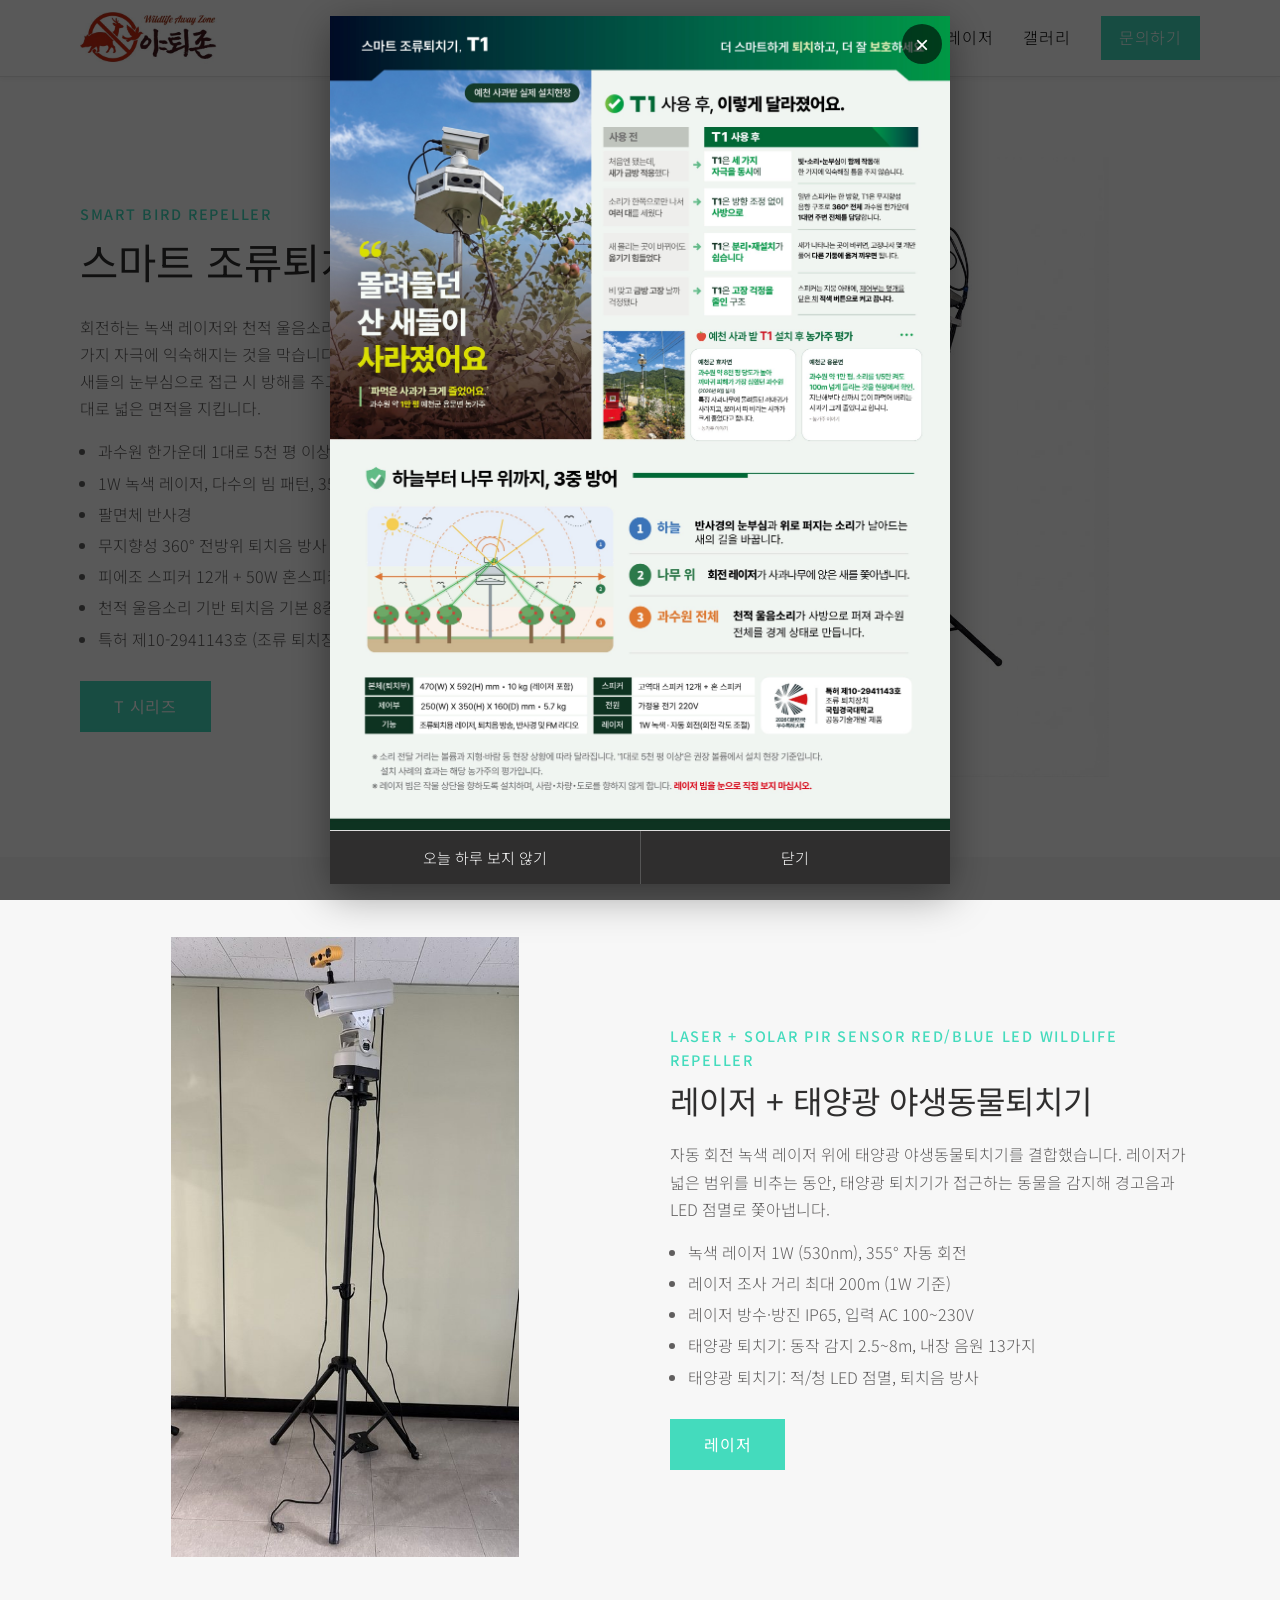
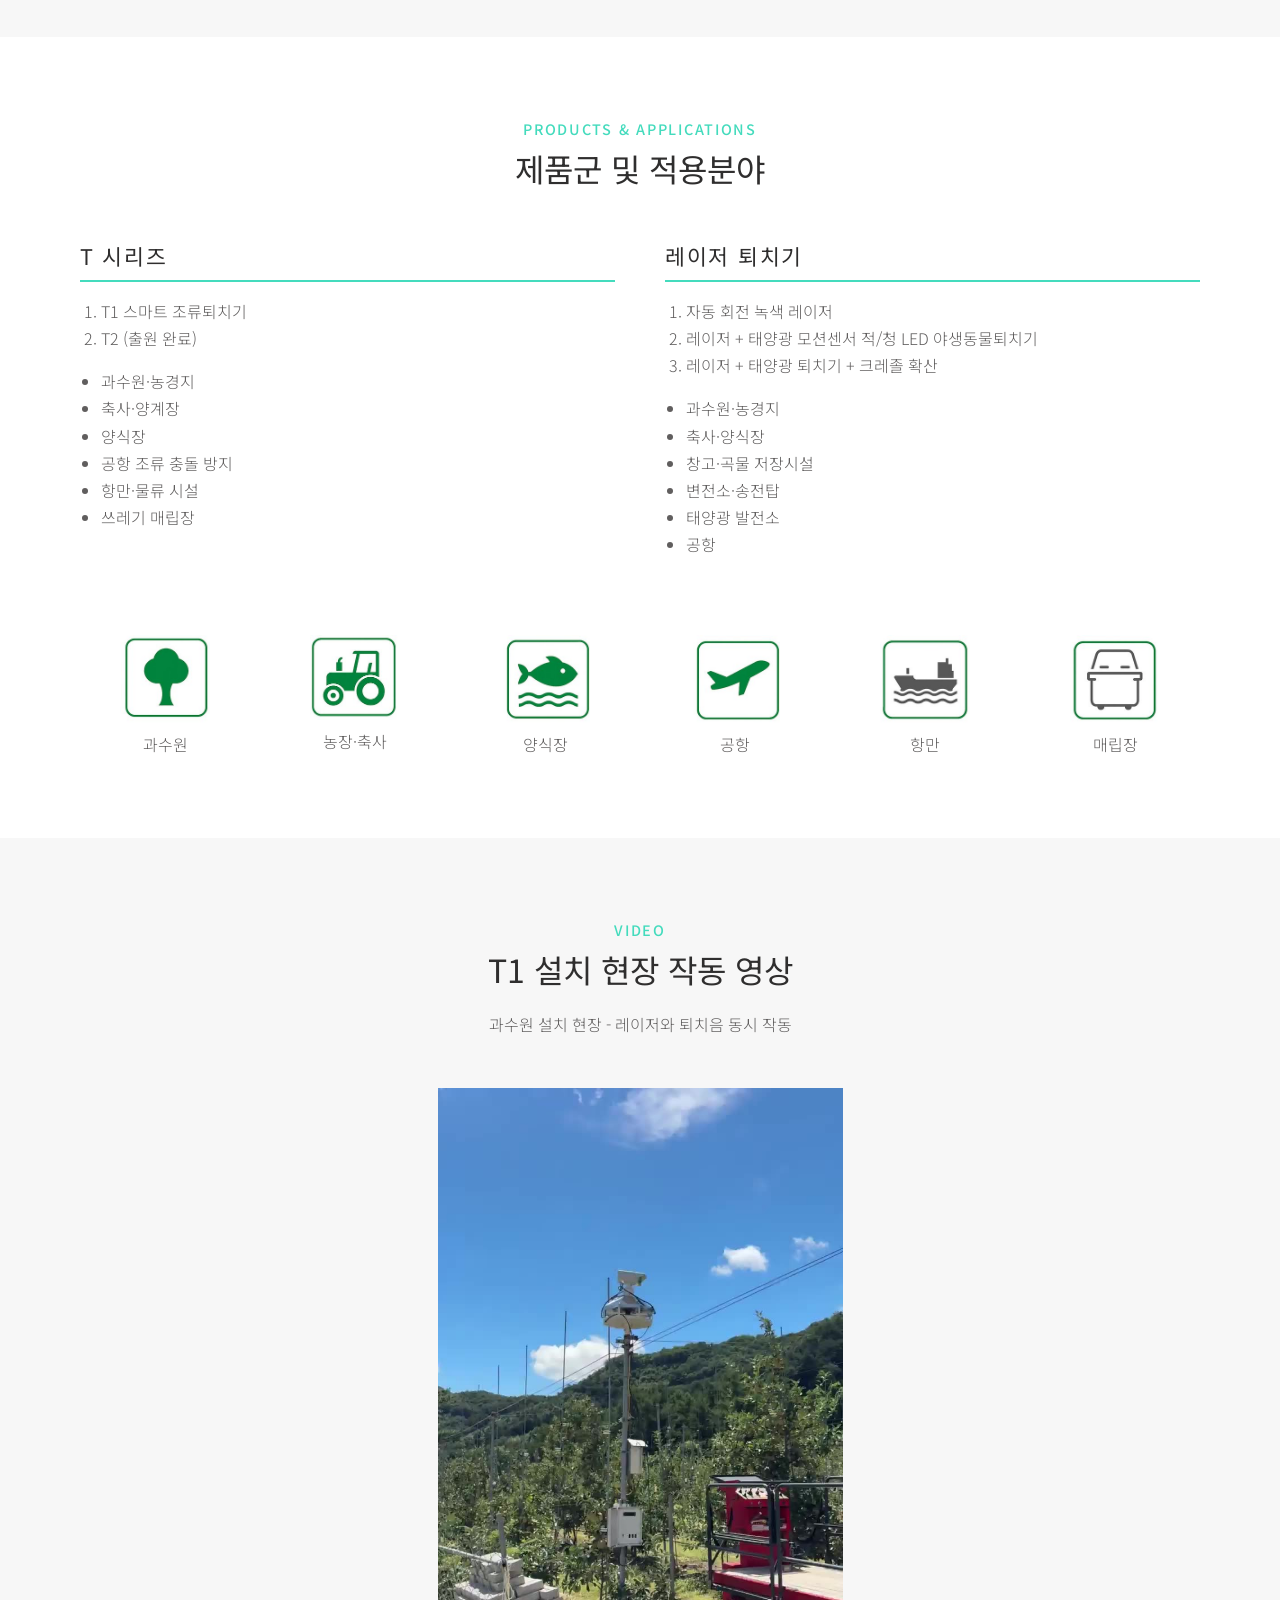
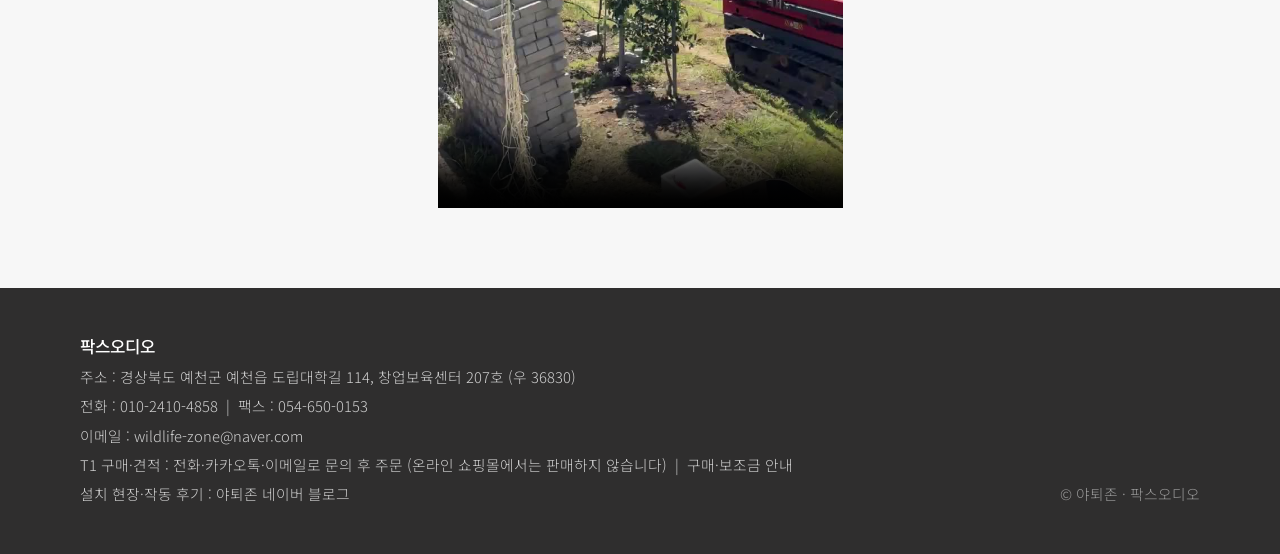
<file: index.html>
<!DOCTYPE html>
<html lang="ko">
<!--email_off-->
<head>
<meta charset="UTF-8">
<meta name="viewport" content="width=device-width, initial-scale=1">
<title>야퇴존 | 스마트 조류·야생동물 퇴치기</title>
<meta name="description" content="레이저와 천적 퇴치음을 함께 쓰는 스마트 조류퇴치기 T1과 레이저 + 태양광 야생동물퇴치기. 과수원·농장·축사·양식장·공항·항만의 조류와 야생동물 피해를 막습니다. 팍스오디오 제조.">
<link rel="canonical" href="https://www.wildlife-zone.com/">
<meta property="og:type" content="website">
<meta property="og:site_name" content="야퇴존">
<meta property="og:title" content="야퇴존 | 스마트 조류·야생동물 퇴치기">
<meta property="og:description" content="레이저와 천적 퇴치음을 함께 쓰는 스마트 조류퇴치기 T1과 레이저 + 태양광 야생동물퇴치기. 과수원·농장·축사·양식장·공항·항만의 조류와 야생동물 피해를 막습니다. 팍스오디오 제조.">
<meta property="og:url" content="https://www.wildlife-zone.com/">
<meta property="og:image" content="https://www.wildlife-zone.com/images/t1/t1-main.jpg">
<link rel="icon" href="images/favicon.png">
<link rel="preconnect" href="https://fonts.googleapis.com">
<link href="https://fonts.googleapis.com/css2?family=Noto+Sans+KR:wght@300;400;500;700&display=swap" rel="stylesheet">
<link rel="stylesheet" href="css/style.css">
<script type="application/ld+json">
{
 "@context": "https://schema.org",
 "@graph": [
  {
   "@type": "Organization",
   "@id": "https://www.wildlife-zone.com/#org",
   "name": "팍스오디오",
   "alternateName": [
    "PAXAUDIO",
    "PaxAudio",
    "야퇴존"
   ],
   "url": "https://www.wildlife-zone.com/",
   "logo": "https://www.wildlife-zone.com/images/logo.jpg",
   "description": "경북 예천의 음향기기 제조사. 스마트 조류퇴치기 T1, 레이저 야생동물퇴치기, 장거리 음향장치(LRAD), 확성 스피커를 설계·제조합니다.",
   "founder": {
    "@type": "Person",
    "name": "임상현"
   },
   "email": "wildlife-zone@naver.com",
   "telephone": "+82-10-2410-4858",
   "faxNumber": "+82-54-650-0153",
   "address": {
    "@type": "PostalAddress",
    "streetAddress": "도립대학길 114, 창업보육센터 207호",
    "addressLocality": "예천읍",
    "addressRegion": "경상북도 예천군",
    "postalCode": "36830",
    "addressCountry": "KR"
   },
   "sameAs": [
    "https://www.paxaudio.com/",
    "https://blog.naver.com/goodmdb"
   ],
   "contactPoint": {
    "@type": "ContactPoint",
    "contactType": "sales",
    "telephone": "+82-10-2410-4858",
    "email": "wildlife-zone@naver.com",
    "availableLanguage": "Korean",
    "description": "T1 구매·견적: 전화·카카오톡·이메일로 직접 문의 후 주문 (온라인 쇼핑몰 미판매)"
   }
  },
  {
   "@type": "WebSite",
   "name": "야퇴존",
   "url": "https://www.wildlife-zone.com/",
   "inLanguage": "ko",
   "publisher": {
    "@id": "https://www.wildlife-zone.com/#org"
   }
  }
 ]
}
</script>
</head>
<body>

<!-- ===== 상단 메뉴 (모든 페이지 동일) ===== -->
<header>
  <div class="wrap">
    <a class="logo" href="/"><img src="images/logo.jpg" alt="야퇴존 Wildlife Away Zone"></a>
    <nav>
      <a href="/" class="on">Home</a>
      <a href="/tseries">T 시리즈</a>
      <a href="/laser">레이저</a>
      <a href="/gallery">갤러리</a>
      <a href="mailto:wildlife-zone@naver.com" class="contact">문의하기</a>
    </nav>
  </div>
</header>

<!-- ===== 1. T1 대표 제품 ===== -->
<section>
  <div class="wrap feature">
    <div>
      <span class="label">SMART BIRD REPELLER</span>
      <h1>스마트 조류퇴치기 T1</h1>
      <p>회전하는 녹색 레이저와 천적 울음소리 퇴치음을 동시에 작동시켜, 조류가 한 가지 자극에 익숙해지는 것을 막습니다. 팔면체 반사판은 상공에서 접근하는 새들의 눈부심으로 접근 시 방해를 주고, 퇴치음을 360° 전방위로 퍼뜨려 한 대로 넓은 면적을 지킵니다.</p>
      <ul>
        <li>과수원 한가운데 1대로 5천 평 이상 (권장 볼륨 기준)</li>
        <li>1W 녹색 레이저, 다수의 빔 패턴, 350° 자동 회전</li>
        <li>팔면체 반사경</li>
        <li>무지향성 360° 전방위 퇴치음 방사</li>
        <li>피에조 스피커 12개 + 50W 혼스피커 1개</li>
        <li>천적 울음소리 기반 퇴치음 기본 8종, FM 라디오 방송</li>
        <li>특허 제10-2941143호 (조류 퇴치장치)</li>
      </ul>
      <a class="btn" href="/tseries#t1">T 시리즈</a>
    </div>
    <div class="feature-img"><img src="images/t1/t1-main.jpg" alt="스마트 조류퇴치기 T1"></div>
  </div>
</section>

<!-- ===== 2. 레이저 + 태양광 야생동물퇴치기 ===== -->
<section class="gray">
  <div class="wrap feature reverse">
    <div>
      <span class="label">LASER + SOLAR PIR SENSOR RED/BLUE LED WILDLIFE REPELLER</span>
      <h2>레이저 + 태양광 야생동물퇴치기</h2>
      <p>자동 회전 녹색 레이저 위에 태양광 야생동물퇴치기를 결합했습니다. 레이저가 넓은 범위를 비추는 동안, 태양광 퇴치기가 접근하는 동물을 감지해 경고음과 LED 점멸로 쫓아냅니다.</p>
      <ul>
        <li>녹색 레이저 1W (530nm), 355° 자동 회전</li>
        <li>레이저 조사 거리 최대 200m (1W 기준)</li>
        <li>레이저 방수·방진 IP65, 입력 AC 100~230V</li>
        <li>태양광 퇴치기: 동작 감지 2.5~8m, 내장 음원 13가지</li>
        <li>태양광 퇴치기: 적/청 LED 점멸, 퇴치음 방사</li>
      </ul>
      <a class="btn" href="/laser#solar">레이저</a>
    </div>
    <div class="feature-img"><img src="images/laser/solar-main.jpg" alt="레이저 + 태양광 야생동물퇴치기"></div>
  </div>
</section>

<!-- ===== 3. 제품군 및 적용분야 ===== -->
<section>
  <div class="wrap">
    <div class="section-title">
      <span class="label">PRODUCTS &amp; APPLICATIONS</span>
      <h2>제품군 및 적용분야</h2>
    </div>
    <div class="cols">
      <div class="col">
        <h3>T 시리즈</h3>
        <ol>
          <li><a href="/tseries#t1">T1 스마트 조류퇴치기</a></li>
          <li>T2 (출원 완료)</li>
        </ol>
        <ul>
          <li>과수원·농경지</li>
          <li>축사·양계장</li>
          <li>양식장</li>
          <li>공항 조류 충돌 방지</li>
          <li>항만·물류 시설</li>
          <li>쓰레기 매립장</li>
        </ul>
      </div>
      <div class="col">
        <h3>레이저 퇴치기</h3>
        <ol>
          <li><a href="/laser">자동 회전 녹색 레이저</a></li>
          <li><a href="/laser#solar">레이저 + 태양광 모션센서 적/청 LED 야생동물퇴치기</a></li>
          <li><a href="/laser#hybrid">레이저 + 태양광 퇴치기 + 크레졸 확산</a></li>
        </ol>
        <ul>
          <li>과수원·농경지</li>
          <li>축사·양식장</li>
          <li>창고·곡물 저장시설</li>
          <li>변전소·송전탑</li>
          <li>태양광 발전소</li>
          <li>공항</li>
        </ul>
      </div>
    </div>
    <div class="icons">
      <div><img src="images/icons/orchard.jpg" alt="과수원 조류 퇴치">과수원</div>
      <div><img src="images/icons/farm.jpg" alt="농장·축사 조류 퇴치">농장·축사</div>
      <div><img src="images/icons/mariculture.jpg" alt="양식장 조류 퇴치">양식장</div>
      <div><img src="images/icons/airport.jpg" alt="공항 조류 퇴치">공항</div>
      <div><img src="images/icons/port.jpg" alt="항만 조류 퇴치">항만</div>
      <div><img src="images/icons/garbage.jpg" alt="매립장 조류 퇴치">매립장</div>
    </div>
  </div>
</section>

<!-- ===== 4. T1 동영상 ===== -->
<section class="gray">
  <div class="wrap">
    <div class="section-title">
      <span class="label">VIDEO</span>
      <h2>T1 설치 현장 작동 영상</h2>
      <p>과수원 설치 현장 - 레이저와 퇴치음 동시 작동</p>
    </div>
    <div class="video-box">
      <video src="videos/t1-laser-sound.mp4" poster="videos/t1-laser-sound.jpg" controls preload="metadata" playsinline></video>
    </div>
  </div>
</section>

<!-- ===== 하단 회사 정보 (모든 페이지 동일) ===== -->
<footer>
  <div class="wrap">
    <div>
      <b>팍스오디오</b>
      <p>주소 : 경상북도 예천군 예천읍 도립대학길 114, 창업보육센터 207호 (우 36830)</p>
      <p>전화 : <a href="tel:010-2410-4858">010-2410-4858</a> &nbsp;|&nbsp; 팩스 : 054-650-0153</p>
      <p>이메일 : <a href="mailto:wildlife-zone@naver.com">wildlife-zone@naver.com</a></p>
      <p>T1 구매·견적 : 전화·카카오톡·이메일로 문의 후 주문 (온라인 쇼핑몰에서는 판매하지 않습니다) &nbsp;|&nbsp; <a href="/tseries#t1-faq">구매·보조금 안내</a></p>
      <p>설치 현장·작동 후기 : <a href="https://blog.naver.com/goodmdb" rel="noopener">야퇴존 네이버 블로그</a></p>
    </div>
    <p class="copy">© 야퇴존 · 팍스오디오</p>
  </div>
</footer>

<script src="js/contact.js"></script>

<!-- ===== T1 전단지 팝업 (첫 화면에서 자동으로 뜸) =====
     - 전단지 그림 바꾸기: images/flyer/ 폴더의 t1-flyer-front.jpg(앞면), t1-flyer-back.jpg(뒷면)를 같은 이름으로 바꿔 올리면 됩니다.
     - "오늘 하루 보지 않기"를 누르면 그날 밤 12시까지 다시 뜨지 않습니다(같은 브라우저 기준). -->
<style>
  .flyer-pop { position: fixed; inset: 0; z-index: 1000; background: rgba(0,0,0,.65); display: flex; align-items: center; justify-content: center; padding: 16px; }
  .flyer-pop[hidden] { display: none; }
  .flyer-box { position: relative; width: 100%; max-width: 620px; max-height: 100%; display: flex; flex-direction: column; background: #fff; box-shadow: 0 10px 40px rgba(0,0,0,.4); }
  .flyer-scroll { overflow-y: auto; -webkit-overflow-scrolling: touch; }
  .flyer-page { position: relative; margin: 0; }
  .flyer-page + .flyer-page { border-top: 8px solid #e9ece9; }
  .flyer-page img { display: block; width: 100%; height: auto; }
  .flyer-qr { position: absolute; left: 69.5%; top: 91.1%; width: 24.1%; height: 6.4%; border-radius: 6px; }
  .flyer-qr:focus-visible { outline: 3px solid #44dbbd; outline-offset: 2px; }
  .flyer-x { position: absolute; top: 8px; right: 8px; z-index: 2; width: 40px; height: 40px; border: 0; border-radius: 50%; background: rgba(0,0,0,.6); color: #fff; font-size: 24px; line-height: 40px; cursor: pointer; }
  .flyer-bar { display: flex; border-top: 1px solid #ddd; background: #2f2e2e; }
  .flyer-bar button { flex: 1; padding: 14px 10px; border: 0; background: none; color: #fff; font: inherit; font-size: 15px; cursor: pointer; }
  .flyer-bar button + button { border-left: 1px solid #555; }
  .flyer-bar button:hover { background: #44dbbd; color: #222; }
  body.flyer-open { overflow: hidden; }
  @media (max-width: 600px) { .flyer-pop { padding: 8px; } }
</style>
<div class="flyer-pop" id="flyerPop" role="dialog" aria-modal="true" aria-label="스마트 조류퇴치기 T1 전단지" hidden>
  <div class="flyer-box">
    <button type="button" class="flyer-x" data-close aria-label="닫기">&times;</button>
    <div class="flyer-scroll">
      <figure class="flyer-page">
        <img src="images/flyer/t1-flyer-front.jpg" width="2500" height="3538" alt="T1 전단지 앞면: T1 사용 후 달라진 점, 예천 사과밭 농가주 평가, 하늘부터 나무 위까지 3중 방어, 제품 사양">
      </figure>
      <figure class="flyer-page">
        <img src="images/flyer/t1-flyer-back.jpg" width="1300" height="1840" alt="T1 전단지 뒷면: 새는 적응합니다, 그래서 T1은 세 가지를 동시에 씁니다. 본체와 제어부, 빛·소리·눈부심 세 가지 퇴치 방법, 제품 문의 010-2410-4858">
        <a class="flyer-qr" href="https://m.site.naver.com/2jFmD" target="_blank" rel="noopener" aria-label="작동 영상·설치 현장 바로 보기 (네이버 블로그)"></a>
      </figure>
    </div>
    <div class="flyer-bar">
      <button type="button" data-today>오늘 하루 보지 않기</button>
      <button type="button" data-close>닫기</button>
    </div>
  </div>
</div>
<script>
(function () {
  var pop = document.getElementById('flyerPop');
  if (!pop) return;
  var KEY = 'flyerHideUntil';
  function now() { return new Date().getTime(); }
  var hideUntil = 0;
  try { hideUntil = parseInt(localStorage.getItem(KEY) || '0', 10); } catch (e) {}
  if (hideUntil > now()) return;
  function close() { pop.hidden = true; document.body.classList.remove('flyer-open'); }
  pop.hidden = false;
  document.body.classList.add('flyer-open');
  var btns = pop.querySelectorAll('[data-close]');
  for (var i = 0; i < btns.length; i++) btns[i].addEventListener('click', close);
  pop.querySelector('[data-today]').addEventListener('click', function () {
    var end = new Date(); end.setHours(24, 0, 0, 0);
    try { localStorage.setItem(KEY, String(end.getTime())); } catch (e) {}
    close();
  });
  pop.addEventListener('click', function (e) { if (e.target === pop) close(); });
  document.addEventListener('keydown', function (e) { if (e.key === 'Escape' && !pop.hidden) close(); });
})();
</script>
</body>
<!--/email_off-->
</html>
</file>
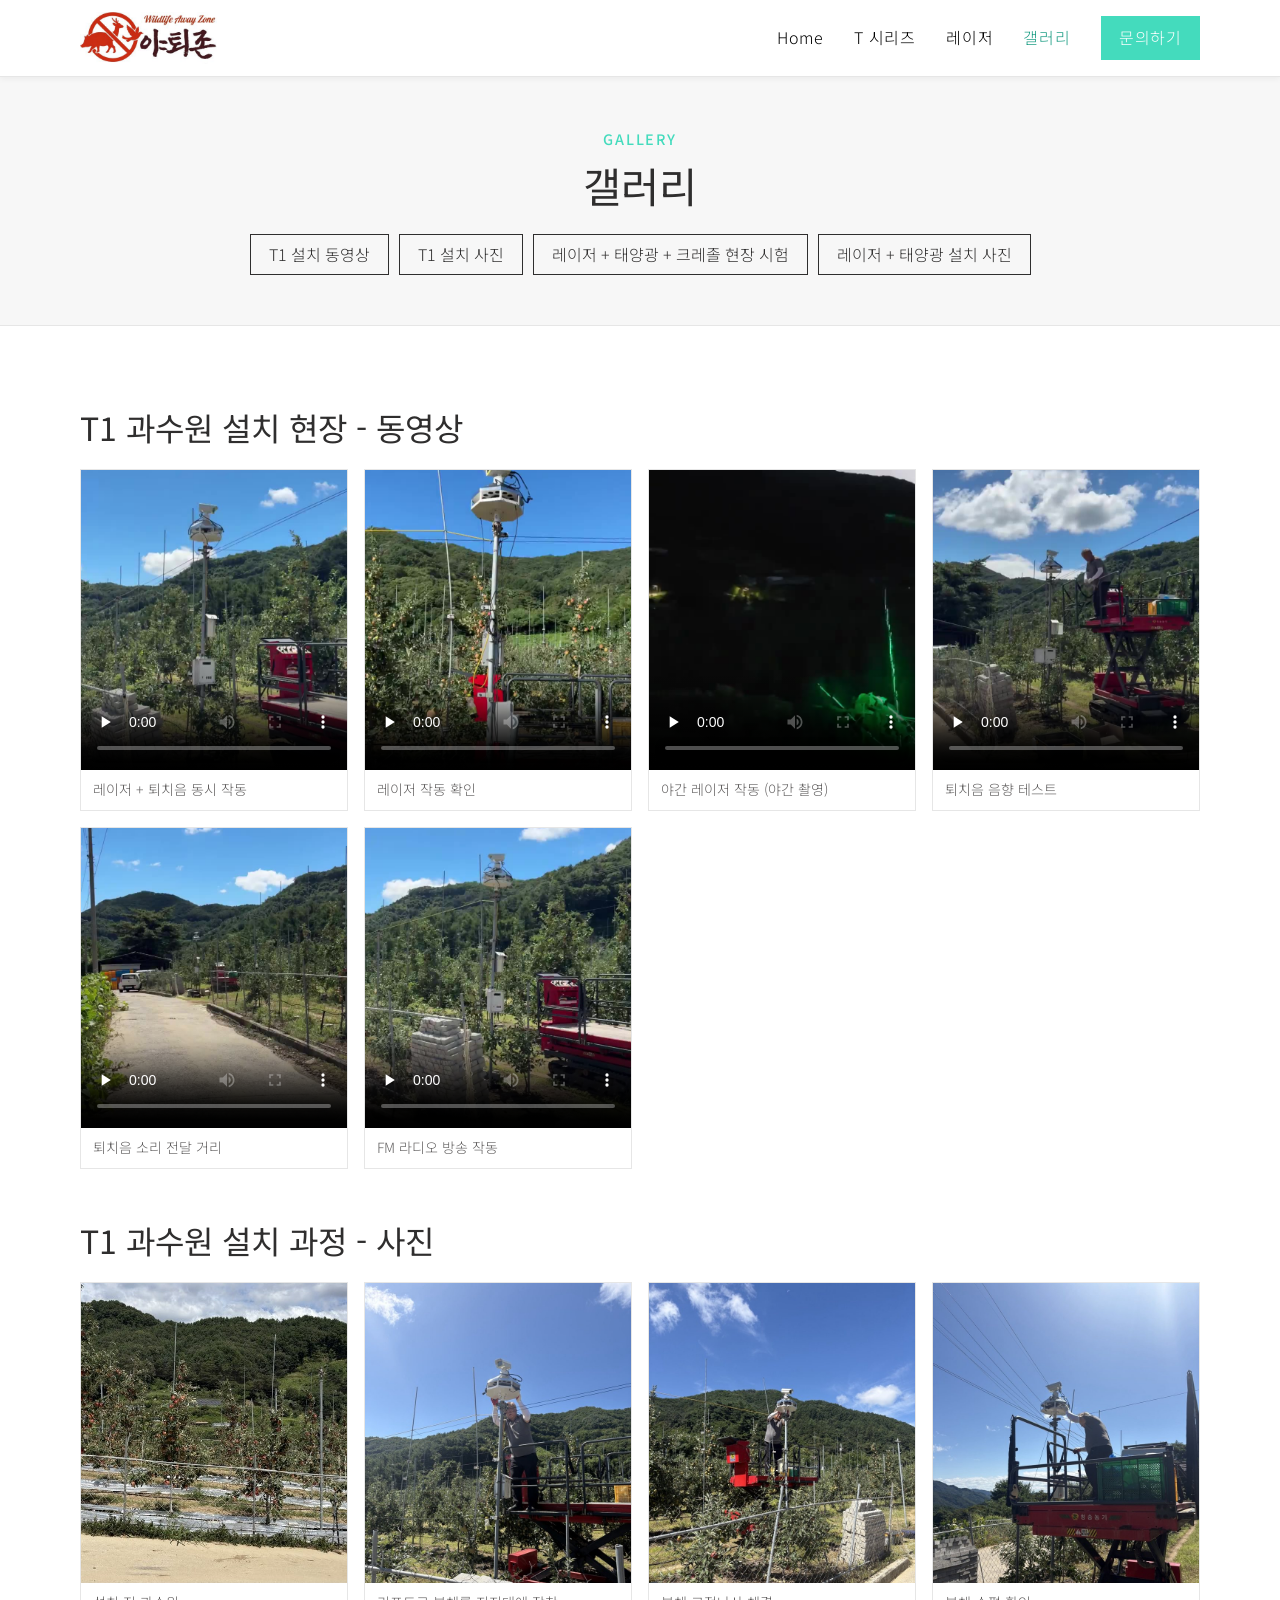
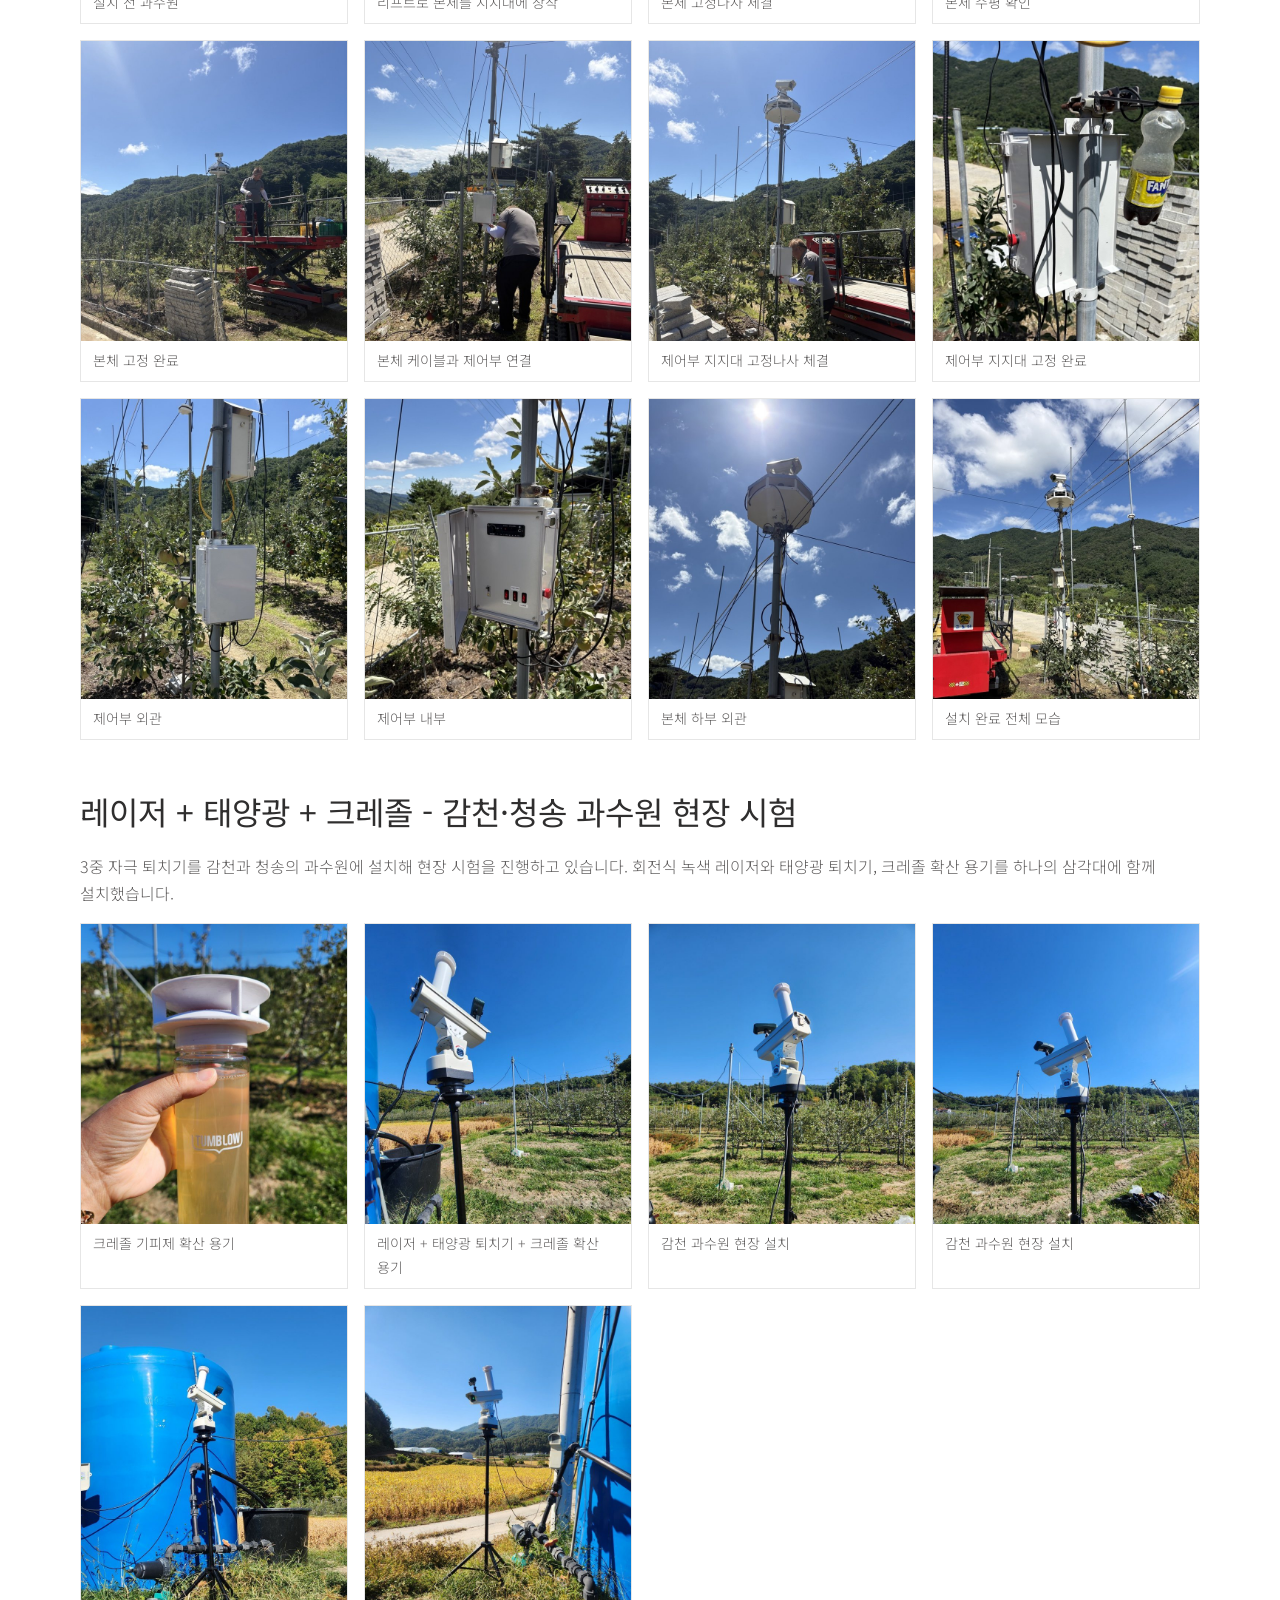
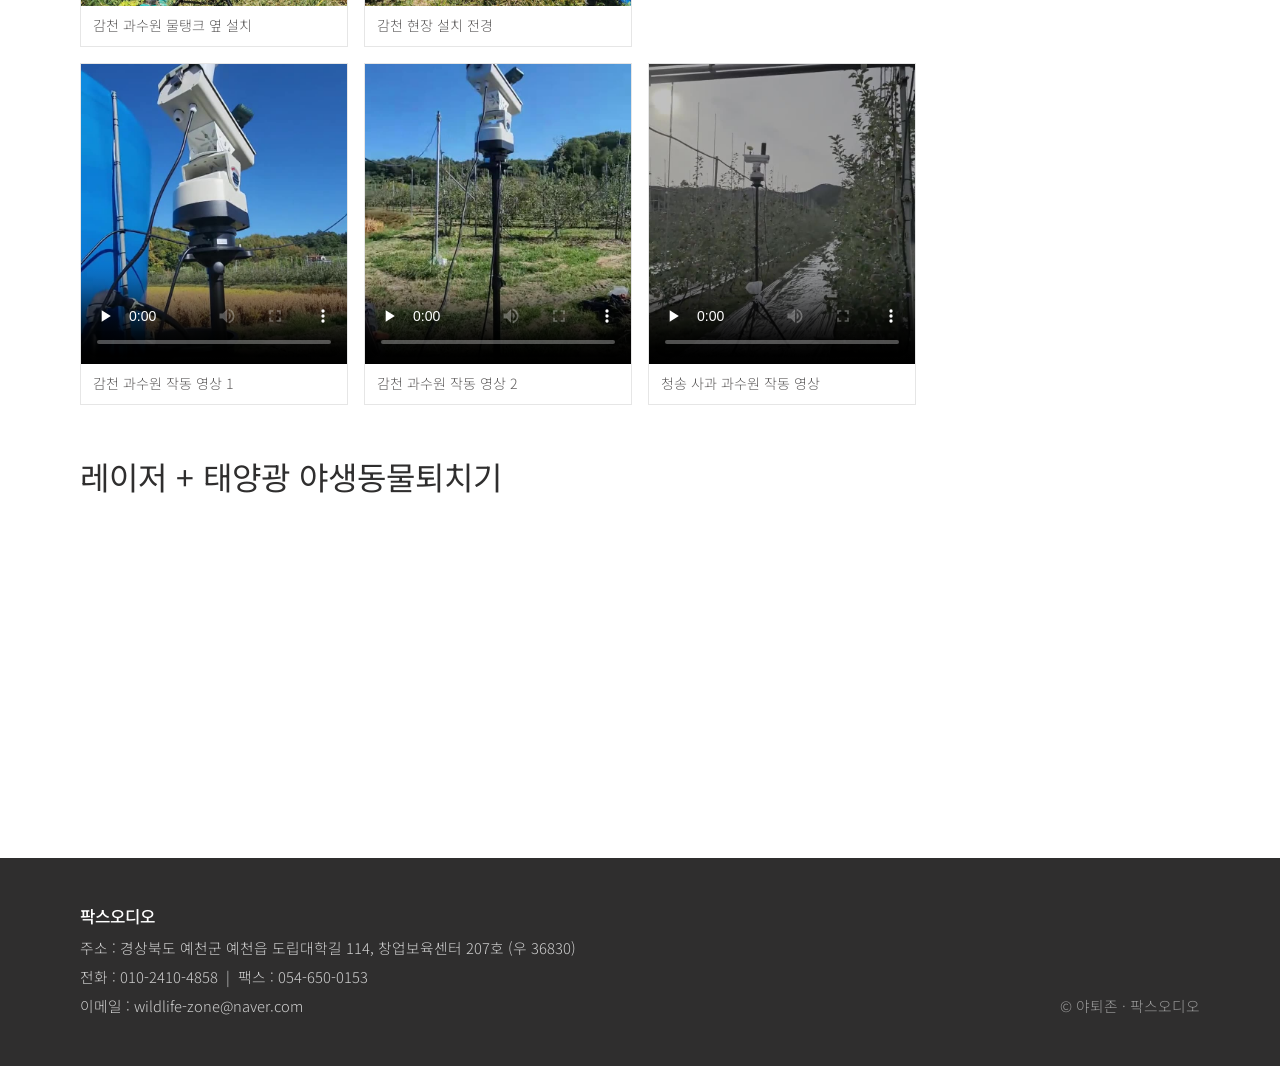
<file: gallery.html>
<!DOCTYPE html>
<html lang="ko">
<!--email_off-->
<head>
<meta charset="UTF-8">
<meta name="viewport" content="width=device-width, initial-scale=1">
<title>설치 사례 갤러리 | 야퇴존</title>
<meta name="description" content="야퇴존 스마트 조류퇴치기 T1과 레이저 + 태양광 + 크레졸 3중 자극 퇴치기의 과수원 설치 사진과 현장 작동 동영상.">
<link rel="canonical" href="https://www.wildlife-zone.com/gallery">
<meta property="og:type" content="website">
<meta property="og:site_name" content="야퇴존">
<meta property="og:title" content="설치 사례 갤러리 | 야퇴존">
<meta property="og:description" content="야퇴존 스마트 조류퇴치기 T1과 레이저 + 태양광 + 크레졸 3중 자극 퇴치기의 과수원 설치 사진과 현장 작동 동영상.">
<meta property="og:url" content="https://www.wildlife-zone.com/gallery">
<meta property="og:image" content="https://www.wildlife-zone.com/images/t1/t1-main.jpg">
<link rel="icon" href="images/favicon.png">
<link rel="preconnect" href="https://fonts.googleapis.com">
<link href="https://fonts.googleapis.com/css2?family=Noto+Sans+KR:wght@300;400;500;700&display=swap" rel="stylesheet">
<link rel="stylesheet" href="css/style.css">
</head>
<body>

<!-- ===== 상단 메뉴 (모든 페이지 동일) ===== -->
<header>
  <div class="wrap">
    <a class="logo" href="/"><img src="images/logo.jpg" alt="야퇴존 Wildlife Away Zone"></a>
    <nav>
      <a href="/">Home</a>
      <a href="/tseries">T 시리즈</a>
      <a href="/laser">레이저</a>
      <a href="/gallery" class="on">갤러리</a>
      <a href="mailto:wildlife-zone@naver.com" class="contact">문의하기</a>
    </nav>
  </div>
</header>

<div class="page-top">
  <div class="wrap">
    <span class="label">GALLERY</span>
    <h1>갤러리</h1>
    <div class="tabs">
      <a href="#t1-video">T1 설치 동영상</a>
      <a href="#t1-photo">T1 설치 사진</a>
      <a href="#hybrid-field">레이저 + 태양광 + 크레졸 현장 시험</a>
      <a href="#laser-photo">레이저 + 태양광 설치 사진</a>
    </div>
  </div>
</div>

<section>
  <div class="wrap">

  <!-- ===== T1 설치 동영상 =====
       새 동영상 추가: 아래 <figure> 한 줄을 복사해서 파일 이름과 설명만 바꾸세요. -->
  <h2 class="gallery-title" id="t1-video">T1 과수원 설치 현장 - 동영상</h2>
  <div class="gallery">
    <figure><video src="videos/t1-laser-sound.mp4" poster="videos/t1-laser-sound.jpg" controls preload="none" playsinline></video><figcaption>레이저 + 퇴치음 동시 작동</figcaption></figure>
    <figure><video src="videos/t1-laser.mp4" poster="videos/t1-laser.jpg" controls preload="none" playsinline></video><figcaption>레이저 작동 확인</figcaption></figure>
    <figure><video src="videos/t1-night.mp4" poster="videos/t1-night.jpg" controls preload="none" playsinline></video><figcaption>야간 레이저 작동 (야간 촬영)</figcaption></figure>
    <figure><video src="videos/t1-sound-test.mp4" poster="videos/t1-sound-test.jpg" controls preload="none" playsinline></video><figcaption>퇴치음 음향 테스트</figcaption></figure>
    <figure><video src="videos/t1-sound-distance.mp4" poster="videos/t1-sound-distance.jpg" controls preload="none" playsinline></video><figcaption>퇴치음 소리 전달 거리</figcaption></figure>
    <figure><video src="videos/t1-fm-radio.mp4" poster="videos/t1-fm-radio.jpg" controls preload="none" playsinline></video><figcaption>FM 라디오 방송 작동</figcaption></figure>
  </div>

  <!-- ===== T1 설치 사진 =====
       새 사진 추가: 아래 <figure> 한 줄을 복사해서 파일 이름과 설명만 바꾸세요. -->
  <h2 class="gallery-title" id="t1-photo">T1 과수원 설치 과정 - 사진</h2>
  <div class="gallery">
    <figure><a href="images/gallery/t1-install-01.jpg" target="_blank"><img src="images/gallery/t1-install-01.jpg" alt="설치 전 과수원" loading="lazy"></a><figcaption>설치 전 과수원</figcaption></figure>
    <figure><a href="images/gallery/t1-install-02.jpg" target="_blank"><img src="images/gallery/t1-install-02.jpg" alt="리프트로 본체를 지지대에 장착" loading="lazy"></a><figcaption>리프트로 본체를 지지대에 장착</figcaption></figure>
    <figure><a href="images/gallery/t1-install-03.jpg" target="_blank"><img src="images/gallery/t1-install-03.jpg" alt="본체 고정나사 체결" loading="lazy"></a><figcaption>본체 고정나사 체결</figcaption></figure>
    <figure><a href="images/gallery/t1-install-04.jpg" target="_blank"><img src="images/gallery/t1-install-04.jpg" alt="본체 수평 확인" loading="lazy"></a><figcaption>본체 수평 확인</figcaption></figure>
    <figure><a href="images/gallery/t1-install-05.jpg" target="_blank"><img src="images/gallery/t1-install-05.jpg" alt="본체 고정 완료" loading="lazy"></a><figcaption>본체 고정 완료</figcaption></figure>
    <figure><a href="images/gallery/t1-install-06.jpg" target="_blank"><img src="images/gallery/t1-install-06.jpg" alt="본체 케이블과 제어부 연결" loading="lazy"></a><figcaption>본체 케이블과 제어부 연결</figcaption></figure>
    <figure><a href="images/gallery/t1-install-07.jpg" target="_blank"><img src="images/gallery/t1-install-07.jpg" alt="제어부 지지대 고정나사 체결" loading="lazy"></a><figcaption>제어부 지지대 고정나사 체결</figcaption></figure>
    <figure><a href="images/gallery/t1-install-08.jpg" target="_blank"><img src="images/gallery/t1-install-08.jpg" alt="제어부 지지대 고정 완료" loading="lazy"></a><figcaption>제어부 지지대 고정 완료</figcaption></figure>
    <figure><a href="images/gallery/t1-install-09.jpg" target="_blank"><img src="images/gallery/t1-install-09.jpg" alt="제어부 외관" loading="lazy"></a><figcaption>제어부 외관</figcaption></figure>
    <figure><a href="images/gallery/t1-install-10.jpg" target="_blank"><img src="images/gallery/t1-install-10.jpg" alt="제어부 내부" loading="lazy"></a><figcaption>제어부 내부</figcaption></figure>
    <figure><a href="images/gallery/t1-install-11.jpg" target="_blank"><img src="images/gallery/t1-install-11.jpg" alt="본체 하부 외관" loading="lazy"></a><figcaption>본체 하부 외관</figcaption></figure>
    <figure><a href="images/gallery/t1-install-12.jpg" target="_blank"><img src="images/gallery/t1-install-12.jpg" alt="설치 완료 전체 모습" loading="lazy"></a><figcaption>설치 완료 전체 모습</figcaption></figure>
  </div>

  <!-- ===== 레이저 + 태양광 + 크레졸 현장 시험 (감천·청송) =====
       사진·동영상 추가: <figure> 한 줄을 복사해서 파일 이름과 설명만 바꾸세요. -->
  <h2 class="gallery-title" id="hybrid-field">레이저 + 태양광 + 크레졸 - 감천·청송 과수원 현장 시험</h2>
  <p>3중 자극 퇴치기를 감천과 청송의 과수원에 설치해 현장 시험을 진행하고 있습니다. 회전식 녹색 레이저와 태양광 퇴치기, 크레졸 확산 용기를 하나의 삼각대에 함께 설치했습니다.</p>
  <div class="gallery">
    <figure><a href="images/laser/hybrid-field-01.jpg" target="_blank"><img src="images/laser/hybrid-field-01.jpg" alt="크레졸 기피제 확산 용기" loading="lazy"></a><figcaption>크레졸 기피제 확산 용기</figcaption></figure>
    <figure><a href="images/laser/hybrid-field-02.jpg" target="_blank"><img src="images/laser/hybrid-field-02.jpg" alt="레이저와 태양광 퇴치기, 크레졸 확산 용기 일체 구성" loading="lazy"></a><figcaption>레이저 + 태양광 퇴치기 + 크레졸 확산 용기</figcaption></figure>
    <figure><a href="images/laser/hybrid-field-03.jpg" target="_blank"><img src="images/laser/hybrid-field-03.jpg" alt="감천 과수원 현장 설치" loading="lazy"></a><figcaption>감천 과수원 현장 설치</figcaption></figure>
    <figure><a href="images/laser/hybrid-field-04.jpg" target="_blank"><img src="images/laser/hybrid-field-04.jpg" alt="감천 과수원 현장 설치" loading="lazy"></a><figcaption>감천 과수원 현장 설치</figcaption></figure>
    <figure><a href="images/laser/hybrid-field-05.jpg" target="_blank"><img src="images/laser/hybrid-field-05.jpg" alt="감천 과수원 물탱크 옆 설치" loading="lazy"></a><figcaption>감천 과수원 물탱크 옆 설치</figcaption></figure>
    <figure><a href="images/laser/hybrid-field-06.jpg" target="_blank"><img src="images/laser/hybrid-field-06.jpg" alt="감천 현장 설치 전경" loading="lazy"></a><figcaption>감천 현장 설치 전경</figcaption></figure>
  </div>
  <div class="gallery" style="margin-top:16px">
    <figure><video src="videos/hybrid-gamcheon-1.mp4" poster="videos/hybrid-gamcheon-1.jpg" controls preload="none" playsinline></video><figcaption>감천 과수원 작동 영상 1</figcaption></figure>
    <figure><video src="videos/hybrid-gamcheon-2.mp4" poster="videos/hybrid-gamcheon-2.jpg" controls preload="none" playsinline></video><figcaption>감천 과수원 작동 영상 2</figcaption></figure>
    <figure><video src="videos/hybrid-cheongsong.mp4" poster="videos/hybrid-cheongsong.jpg" controls preload="none" playsinline></video><figcaption>청송 사과 과수원 작동 영상</figcaption></figure>
  </div>

  <!-- ===== 레이저 + 태양광 설치 사례 =====
       설치 사례가 생기면 위 T1 사진 <figure> 한 줄을 복사해 아래 gallery 안에 붙여 넣으세요. -->
  <h2 class="gallery-title" id="laser-photo">레이저 + 태양광 야생동물퇴치기</h2>
  <div class="gallery"></div>

  </div>
</section>

<!-- ===== 하단 회사 정보 (모든 페이지 동일) ===== -->
<footer>
  <div class="wrap">
    <div>
      <b>팍스오디오</b>
      <p>주소 : 경상북도 예천군 예천읍 도립대학길 114, 창업보육센터 207호 (우 36830)</p>
      <p>전화 : <a href="tel:010-2410-4858">010-2410-4858</a> &nbsp;|&nbsp; 팩스 : 054-650-0153</p>
      <p>이메일 : <a href="mailto:wildlife-zone@naver.com">wildlife-zone@naver.com</a></p>
    </div>
    <p class="copy">© 야퇴존 · 팍스오디오</p>
  </div>
</footer>

<script src="js/contact.js"></script>
</body>
<!--/email_off-->
</html>
</file>
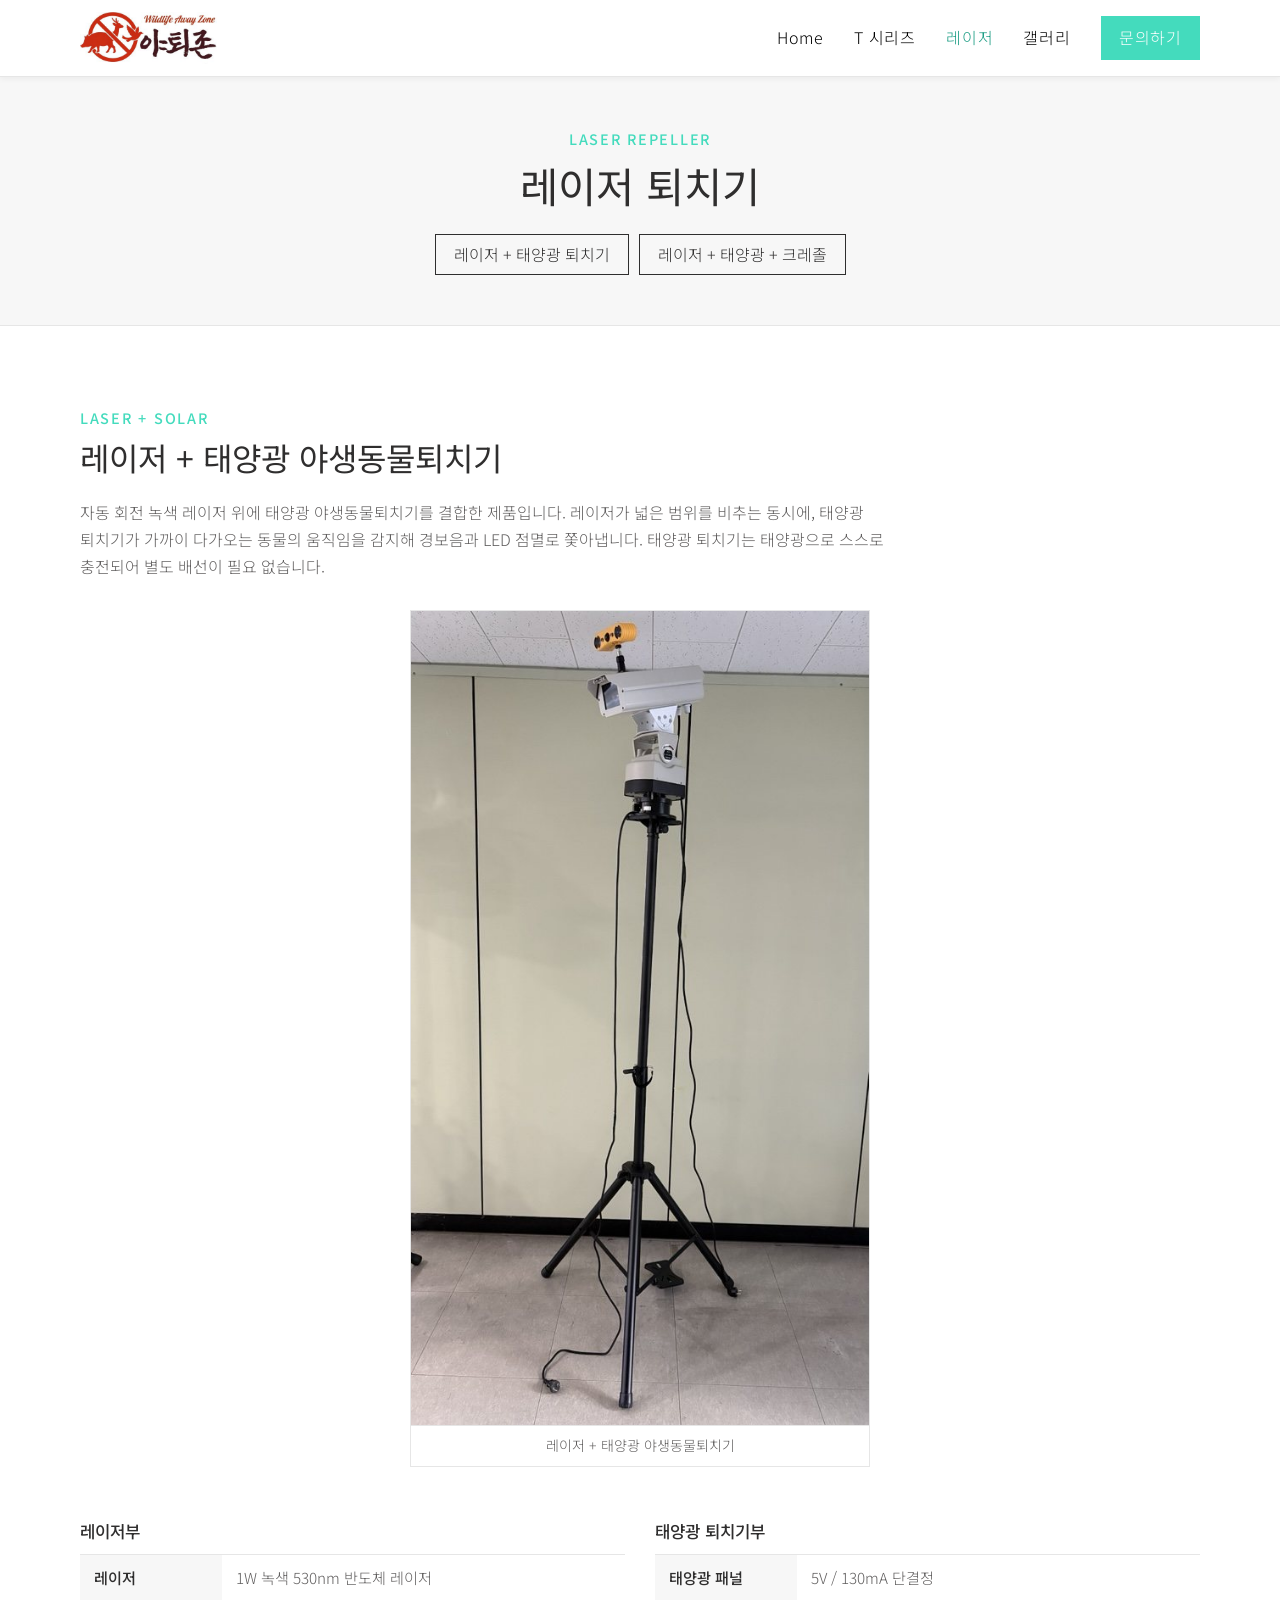
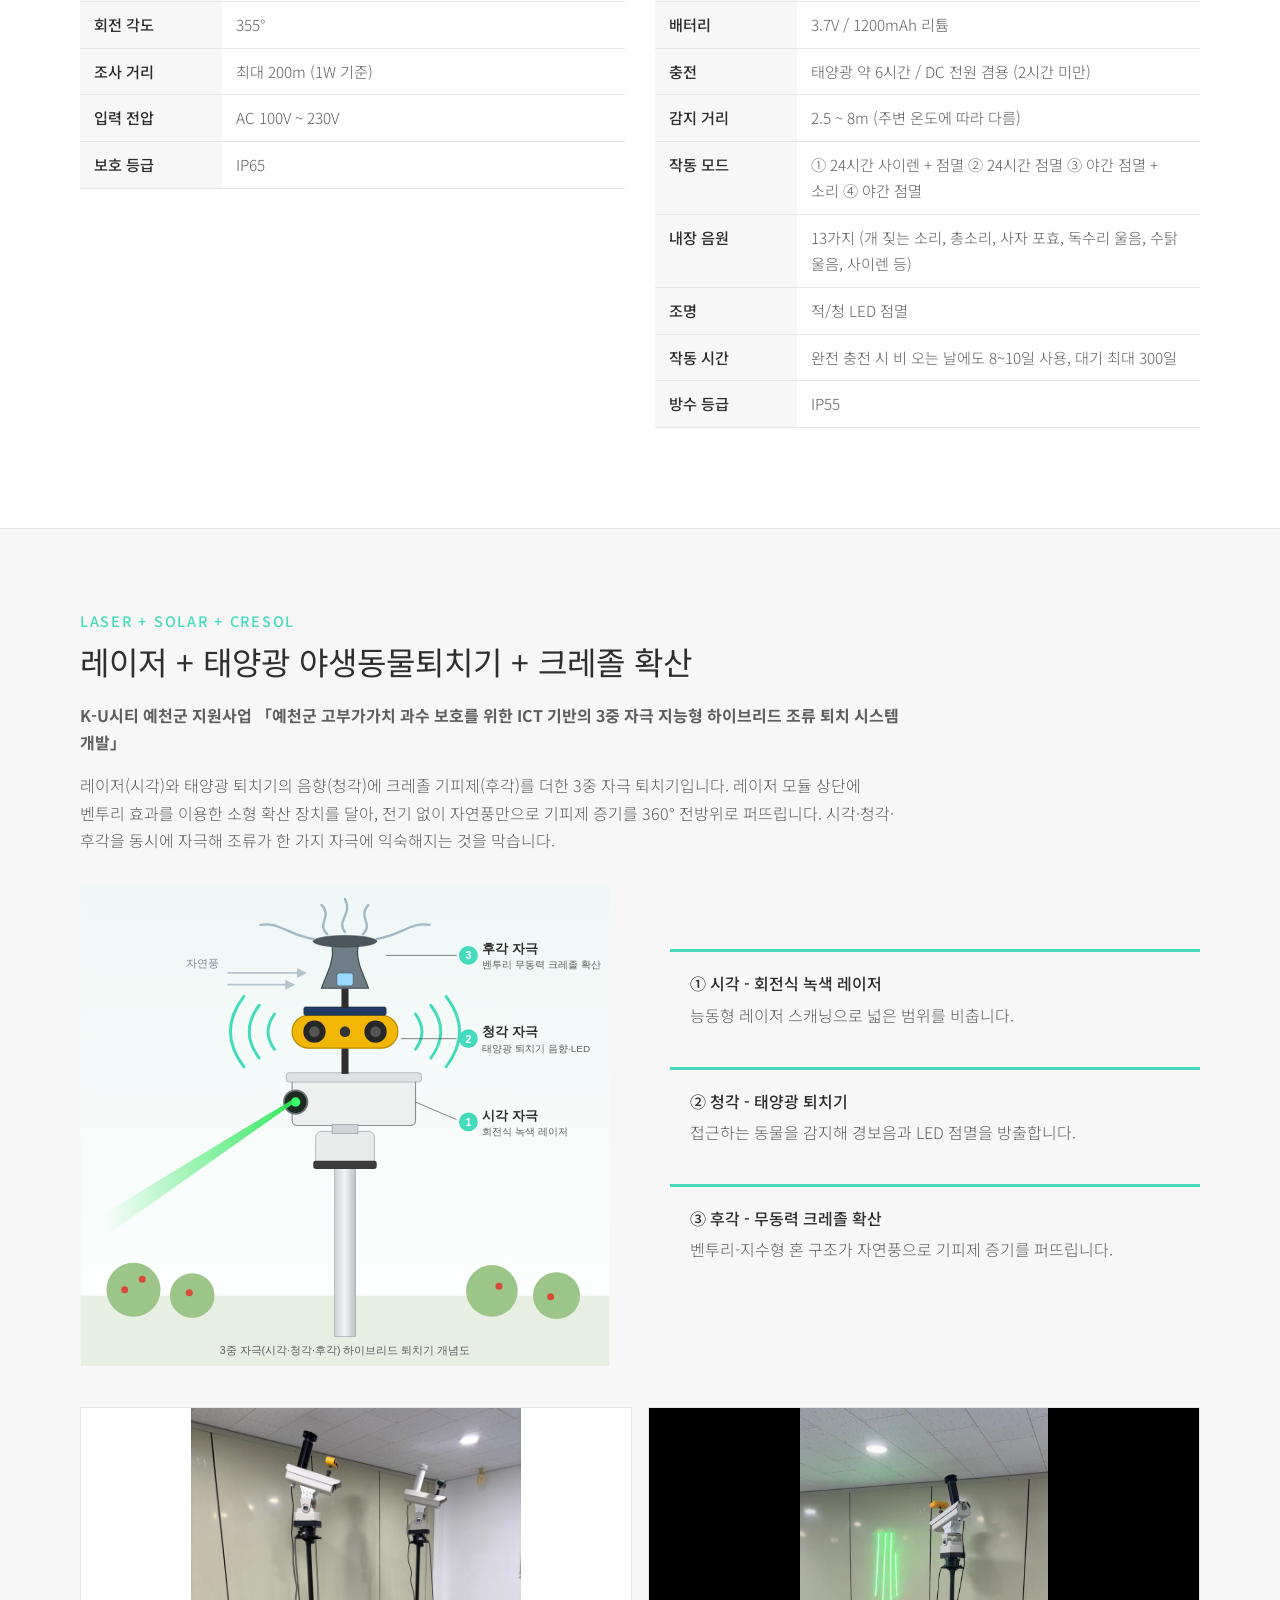
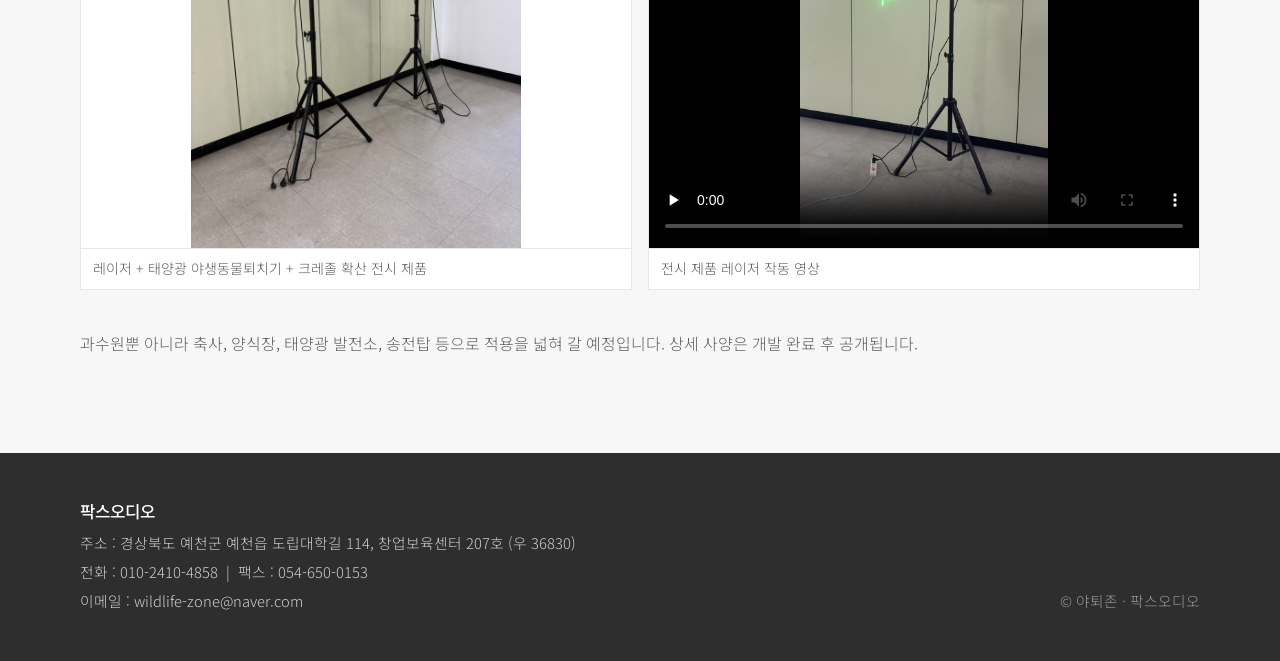
<file: laser.html>
<!DOCTYPE html>
<html lang="ko">
<!--email_off-->
<head>
<meta charset="UTF-8">
<meta name="viewport" content="width=device-width, initial-scale=1">
<title>레이저 + 태양광 야생동물퇴치기 | 야퇴존</title>
<meta name="description" content="자동 회전 녹색 레이저와 태양광 모션센서 퇴치기를 결합한 야생동물퇴치기. 움직임을 감지하면 적/청 LED 점멸과 퇴치음을 방사합니다. 레이저 + 태양광 + 크레졸 3중 자극 퇴치기의 전시 제품 사진과 작동 영상도 소개합니다.">
<link rel="canonical" href="https://www.wildlife-zone.com/laser">
<meta property="og:type" content="website">
<meta property="og:site_name" content="야퇴존">
<meta property="og:title" content="레이저 + 태양광 야생동물퇴치기 | 야퇴존">
<meta property="og:description" content="자동 회전 녹색 레이저와 태양광 모션센서 퇴치기를 결합한 야생동물퇴치기. 움직임을 감지하면 적/청 LED 점멸과 퇴치음을 방사합니다. 레이저 + 태양광 + 크레졸 3중 자극 퇴치기의 전시 제품 사진과 작동 영상도 소개합니다.">
<meta property="og:url" content="https://www.wildlife-zone.com/laser">
<meta property="og:image" content="https://www.wildlife-zone.com/images/t1/t1-main.jpg">
<link rel="icon" href="images/favicon.png">
<link rel="preconnect" href="https://fonts.googleapis.com">
<link href="https://fonts.googleapis.com/css2?family=Noto+Sans+KR:wght@300;400;500;700&display=swap" rel="stylesheet">
<link rel="stylesheet" href="css/style.css">
<script type="application/ld+json">
{
 "@context": "https://schema.org",
 "@type": "Product",
 "name": "레이저 + 태양광 야생동물퇴치기",
 "image": [
  "https://www.wildlife-zone.com/images/laser/solar-main.jpg"
 ],
 "description": "자동 회전 녹색 레이저(1W, 530nm, 355° 회전, 최대 200m) 위에 태양광 모션센서 퇴치기(감지 2.5~8m, 내장 음원 13가지, 적/청 LED 점멸)를 결합한 야생동물퇴치기.",
 "brand": {
  "@type": "Brand",
  "name": "야퇴존"
 },
 "manufacturer": {
  "@type": "Organization",
  "name": "팍스오디오",
  "url": "https://www.wildlife-zone.com/"
 },
 "countryOfOrigin": "KR",
 "category": "야생동물퇴치기"
}
</script>
</head>
<body>

<!-- ===== 상단 메뉴 (모든 페이지 동일) ===== -->
<header>
  <div class="wrap">
    <a class="logo" href="/"><img src="images/logo.jpg" alt="야퇴존 Wildlife Away Zone"></a>
    <nav>
      <a href="/">Home</a>
      <a href="/tseries">T 시리즈</a>
      <a href="/laser" class="on">레이저</a>
      <a href="/gallery">갤러리</a>
      <a href="mailto:wildlife-zone@naver.com" class="contact">문의하기</a>
    </nav>
  </div>
</header>

<div class="page-top">
  <div class="wrap">
    <span class="label">LASER REPELLER</span>
    <h1>레이저 퇴치기</h1>
    <div class="tabs">
      <a href="#solar">레이저 + 태양광 퇴치기</a>
      <a href="#hybrid">레이저 + 태양광 + 크레졸</a>
    </div>
  </div>
</div>

<!-- ============ 레이저 + 태양광 ============ -->
<section class="product" id="solar">
  <div class="wrap">
    <div class="product-head">
      <span class="label">LASER + SOLAR</span>
      <h2>레이저 + 태양광 야생동물퇴치기</h2>
      <p>자동 회전 녹색 레이저 위에 태양광 야생동물퇴치기를 결합한 제품입니다. 레이저가 넓은 범위를 비추는 동시에, 태양광 퇴치기가 가까이 다가오는 동물의 움직임을 감지해 경보음과 LED 점멸로 쫓아냅니다. 태양광 퇴치기는 태양광으로 스스로 충전되어 별도 배선이 필요 없습니다.</p>
    </div>
    <div class="photos single">
      <figure><a href="images/laser/solar-main.jpg" target="_blank"><img src="images/laser/solar-main.jpg" alt="레이저 + 태양광 야생동물퇴치기"></a><figcaption>레이저 + 태양광 야생동물퇴치기</figcaption></figure>
    </div>
    <div class="two-spec">
      <table class="spec">
        <caption>레이저부</caption>
        <tr><th>레이저</th><td>1W 녹색 530nm 반도체 레이저</td></tr>
        <tr><th>회전 각도</th><td>355°</td></tr>
        <tr><th>조사 거리</th><td>최대 200m (1W 기준)</td></tr>
        <tr><th>입력 전압</th><td>AC 100V ~ 230V</td></tr>
        <tr><th>보호 등급</th><td>IP65</td></tr>
      </table>
      <table class="spec">
        <caption>태양광 퇴치기부</caption>
        <tr><th>태양광 패널</th><td>5V / 130mA 단결정</td></tr>
        <tr><th>배터리</th><td>3.7V / 1200mAh 리튬</td></tr>
        <tr><th>충전</th><td>태양광 약 6시간 / DC 전원 겸용 (2시간 미만)</td></tr>
        <tr><th>감지 거리</th><td>2.5 ~ 8m (주변 온도에 따라 다름)</td></tr>
        <tr><th>작동 모드</th><td>① 24시간 사이렌 + 점멸 ② 24시간 점멸 ③ 야간 점멸 + 소리 ④ 야간 점멸</td></tr>
        <tr><th>내장 음원</th><td>13가지 (개 짖는 소리, 총소리, 사자 포효, 독수리 울음, 수탉 울음, 사이렌 등)</td></tr>
        <tr><th>조명</th><td>적/청 LED 점멸</td></tr>
        <tr><th>작동 시간</th><td>완전 충전 시 비 오는 날에도 8~10일 사용, 대기 최대 300일</td></tr>
        <tr><th>방수 등급</th><td>IP55</td></tr>
      </table>
    </div>
  </div>
</section>

<!-- ============ 레이저 + 태양광 + 크레졸 ============ -->
<section class="product gray" id="hybrid">
  <div class="wrap">
    <div class="product-head">
      <span class="label">LASER + SOLAR + CRESOL</span>
      <h2>레이저 + 태양광 야생동물퇴치기 + 크레졸 확산</h2>
      <p><b>K-U시티 예천군 지원사업 「예천군 고부가가치 과수 보호를 위한 ICT 기반의 3중 자극 지능형 하이브리드 조류 퇴치 시스템 개발」</b></p>
      <p>레이저(시각)와 태양광 퇴치기의 음향(청각)에 크레졸 기피제(후각)를 더한 3중 자극 퇴치기입니다. 레이저 모듈 상단에 벤투리 효과를 이용한 소형 확산 장치를 달아, 전기 없이 자연풍만으로 기피제 증기를 360° 전방위로 퍼뜨립니다. 시각·청각·후각을 동시에 자극해 조류가 한 가지 자극에 익숙해지는 것을 막습니다.</p>
    </div>
    <div class="feature">
      <div class="feature-img"><img src="images/laser/hybrid-concept.svg" alt="3중 자극 하이브리드 퇴치기 개념도"></div>
      <div class="points" style="grid-template-columns:1fr">
        <div><b>① 시각 - 회전식 녹색 레이저</b>능동형 레이저 스캐닝으로 넓은 범위를 비춥니다.</div>
        <div><b>② 청각 - 태양광 퇴치기</b>접근하는 동물을 감지해 경보음과 LED 점멸을 방출합니다.</div>
        <div><b>③ 후각 - 무동력 크레졸 확산</b>벤투리-지수형 혼 구조가 자연풍으로 기피제 증기를 퍼뜨립니다.</div>
      </div>
    </div>

    <!-- ===== 전시 제품 대표 사진·동영상 ===== -->
    <div class="photos two" style="margin-top:40px">
      <figure><a href="images/laser/hybrid-exhibit.jpg" target="_blank"><img src="images/laser/hybrid-exhibit.jpg" alt="레이저 + 태양광 야생동물퇴치기 + 크레졸 확산 전시 제품"></a><figcaption>레이저 + 태양광 야생동물퇴치기 + 크레졸 확산 전시 제품</figcaption></figure>
      <figure><video src="videos/hybrid-exhibit.mp4" poster="videos/hybrid-exhibit.jpg" controls preload="none" playsinline style="width:100%;height:440px;object-fit:contain;background:#000"></video><figcaption>전시 제품 레이저 작동 영상</figcaption></figure>
    </div>

    <p style="margin-top:30px">과수원뿐 아니라 축사, 양식장, 태양광 발전소, 송전탑 등으로 적용을 넓혀 갈 예정입니다. 상세 사양은 개발 완료 후 공개됩니다.</p>
  </div>
</section>

<!-- ===== 하단 회사 정보 (모든 페이지 동일) ===== -->
<footer>
  <div class="wrap">
    <div>
      <b>팍스오디오</b>
      <p>주소 : 경상북도 예천군 예천읍 도립대학길 114, 창업보육센터 207호 (우 36830)</p>
      <p>전화 : <a href="tel:010-2410-4858">010-2410-4858</a> &nbsp;|&nbsp; 팩스 : 054-650-0153</p>
      <p>이메일 : <a href="mailto:wildlife-zone@naver.com">wildlife-zone@naver.com</a></p>
    </div>
    <p class="copy">© 야퇴존 · 팍스오디오</p>
  </div>
</footer>

<script src="js/contact.js"></script>
</body>
<!--/email_off-->
</html>
</file>
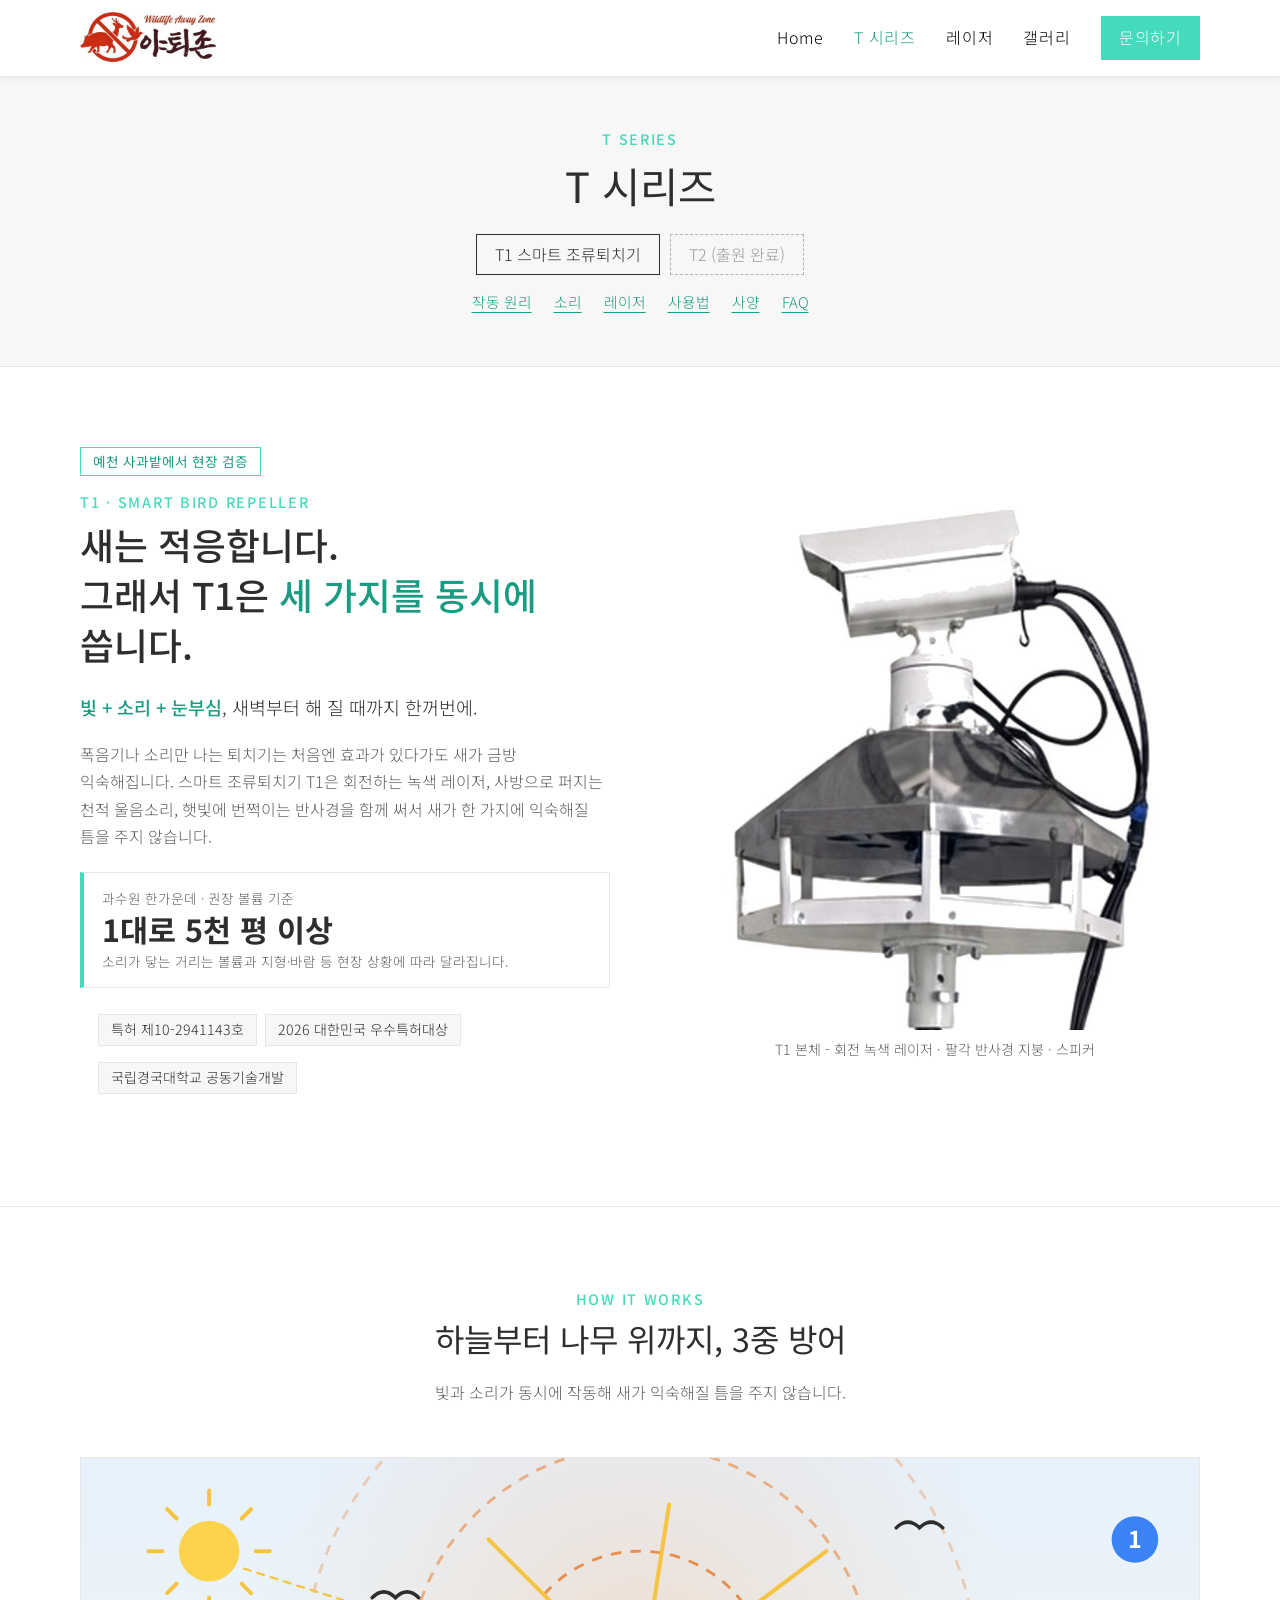
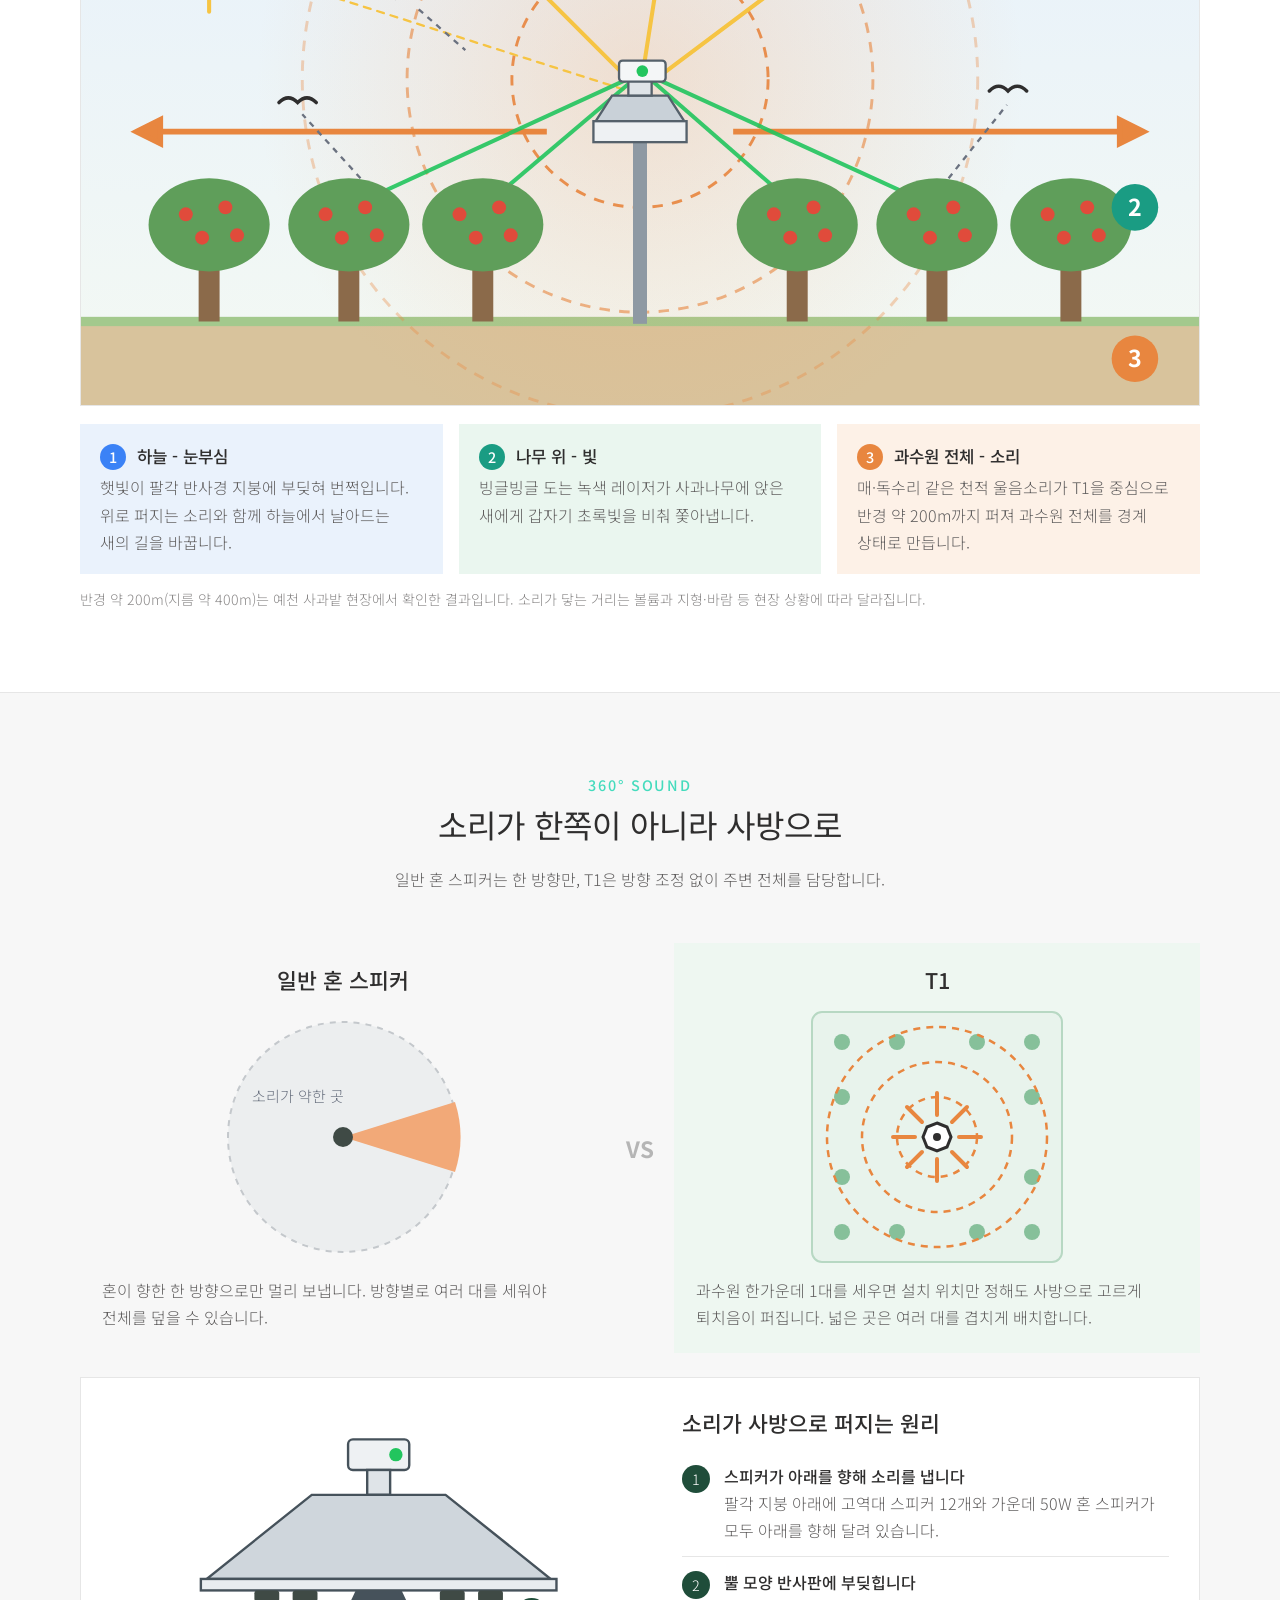
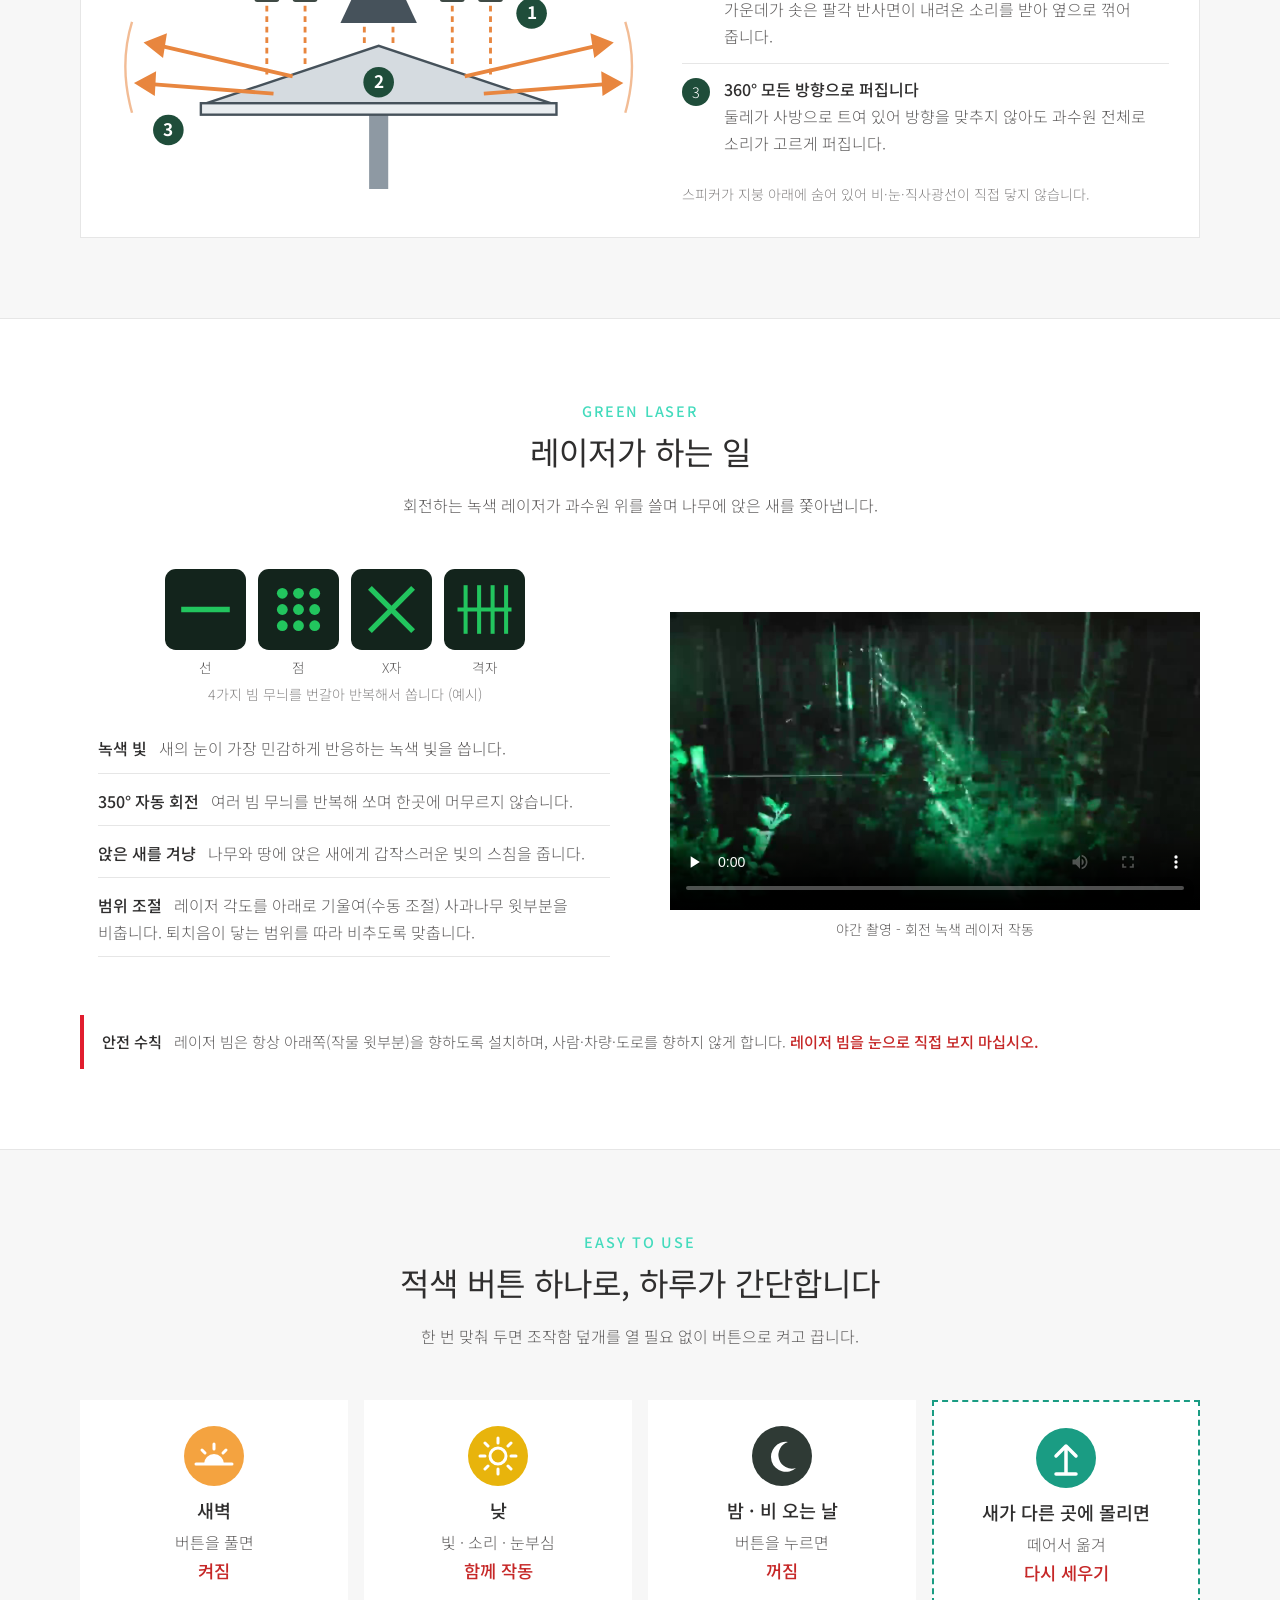
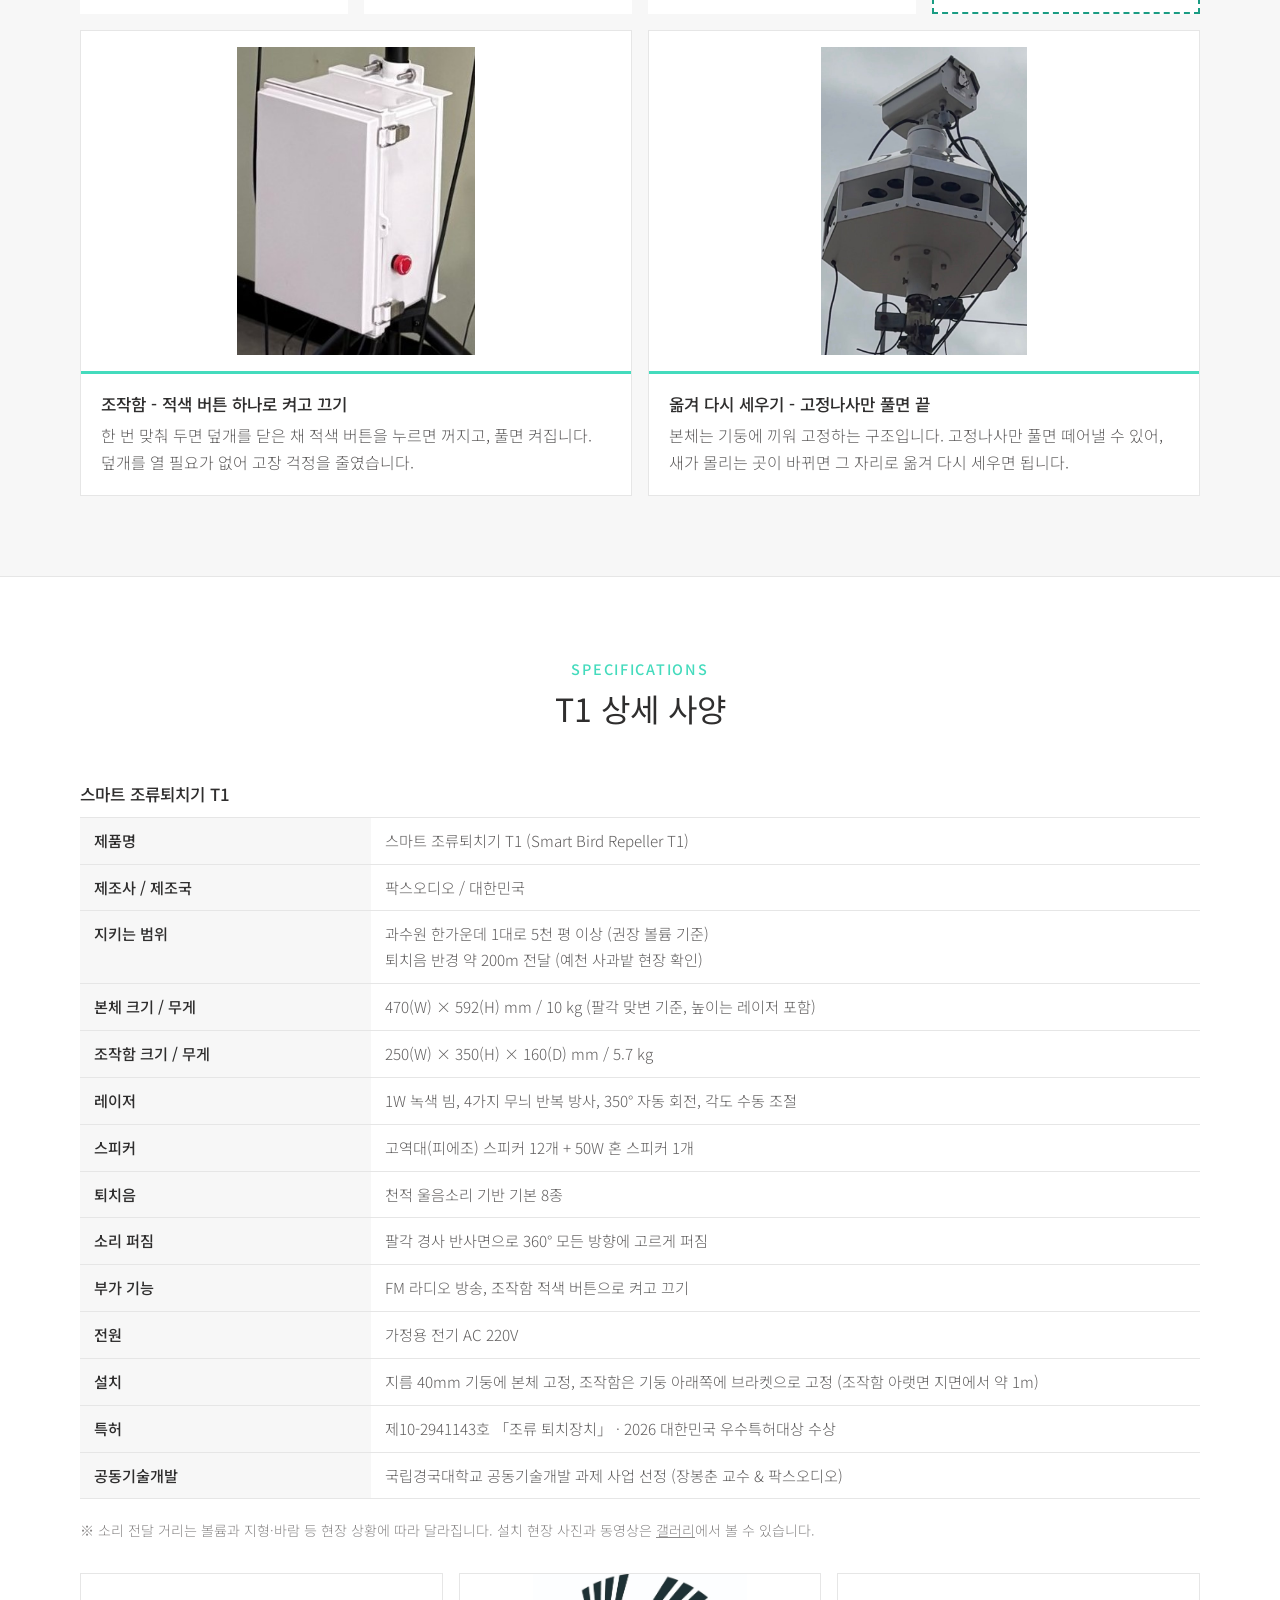
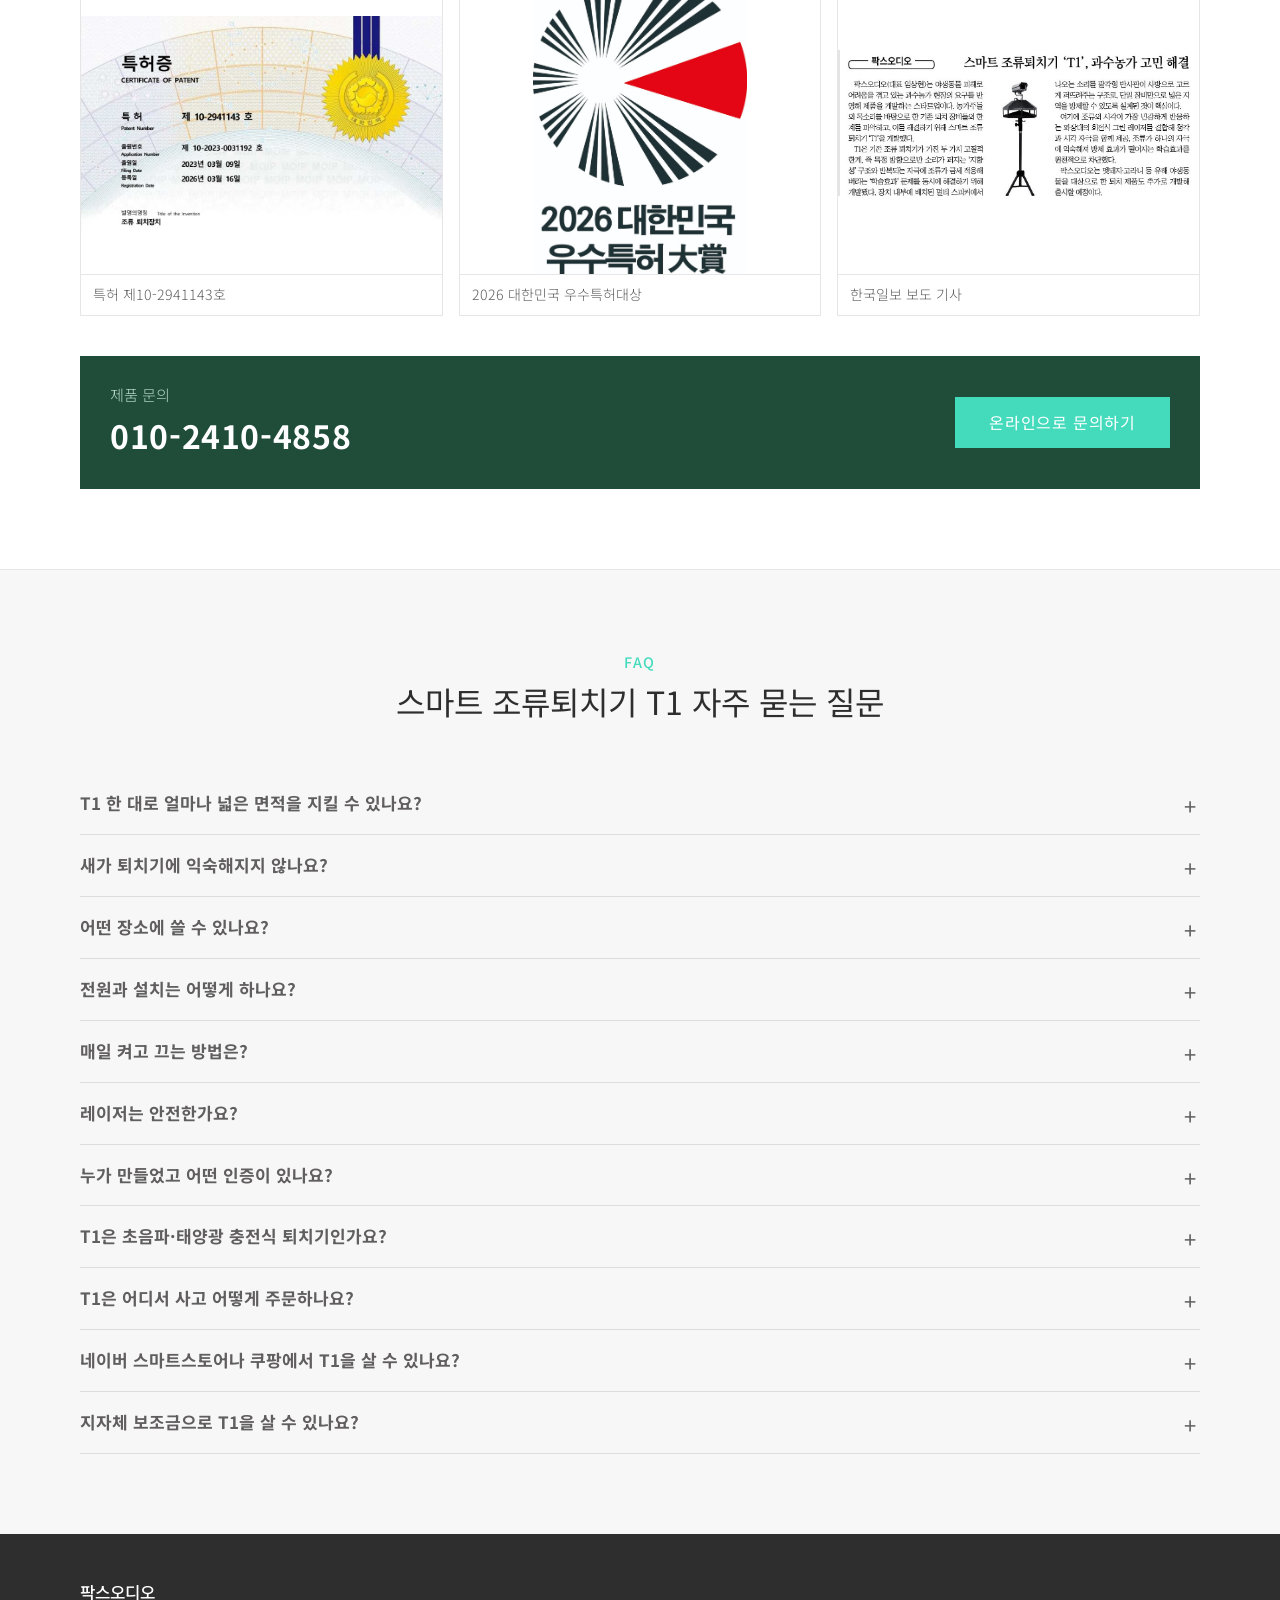
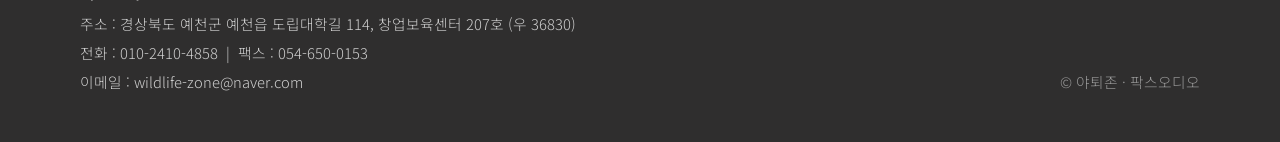
<file: tseries.html>
<!DOCTYPE html>
<html lang="ko">
<!--email_off-->
<head>
<meta charset="UTF-8">
<meta name="viewport" content="width=device-width, initial-scale=1">
<title>스마트 조류퇴치기 T1 - 빛·소리·눈부심 3중 퇴치 | 야퇴존</title>
<meta name="description" content="스마트 조류퇴치기 T1은 회전 녹색 레이저, 사방으로 퍼지는 천적 울음소리, 반사경의 눈부심을 동시에 써서 새가 익숙해질 틈을 주지 않습니다. 과수원 한가운데 1대로 5천 평 이상을 지킵니다.">
<link rel="canonical" href="https://www.wildlife-zone.com/tseries">
<meta property="og:type" content="website">
<meta property="og:site_name" content="야퇴존">
<meta property="og:title" content="스마트 조류퇴치기 T1 - 빛·소리·눈부심 3중 퇴치 | 야퇴존">
<meta property="og:description" content="스마트 조류퇴치기 T1은 회전 녹색 레이저, 사방으로 퍼지는 천적 울음소리, 반사경의 눈부심을 동시에 써서 새가 익숙해질 틈을 주지 않습니다. 과수원 한가운데 1대로 5천 평 이상을 지킵니다.">
<meta property="og:url" content="https://www.wildlife-zone.com/tseries">
<meta property="og:image" content="https://www.wildlife-zone.com/images/t1/t1-main.jpg">
<link rel="icon" href="images/favicon.png">
<link rel="preconnect" href="https://fonts.googleapis.com">
<link href="https://fonts.googleapis.com/css2?family=Noto+Sans+KR:wght@300;400;500;700&display=swap" rel="stylesheet">
<link rel="stylesheet" href="css/style.css">
<script type="application/ld+json">
{
 "@context": "https://schema.org",
 "@graph": [
  {
   "@type": "Organization",
   "@id": "https://www.wildlife-zone.com/#org",
   "name": "팍스오디오",
   "alternateName": [
    "PAXAUDIO",
    "PaxAudio",
    "야퇴존"
   ],
   "url": "https://www.wildlife-zone.com/",
   "logo": "https://www.wildlife-zone.com/images/logo.jpg",
   "description": "경북 예천의 음향기기 제조사. 스마트 조류퇴치기 T1, 레이저 야생동물퇴치기, 장거리 음향장치(LRAD), 확성 스피커를 설계·제조합니다.",
   "founder": {
    "@type": "Person",
    "name": "임상현"
   },
   "email": "wildlife-zone@naver.com",
   "telephone": "+82-10-2410-4858",
   "faxNumber": "+82-54-650-0153",
   "address": {
    "@type": "PostalAddress",
    "streetAddress": "도립대학길 114, 창업보육센터 207호",
    "addressLocality": "예천읍",
    "addressRegion": "경상북도 예천군",
    "postalCode": "36830",
    "addressCountry": "KR"
   },
   "sameAs": [
    "https://www.paxaudio.com/",
    "https://blog.naver.com/goodmdb"
   ]
  },
  {
   "@type": "Product",
   "name": "스마트 조류퇴치기 T1",
   "alternateName": "Smart Bird Repeller T1",
   "model": "T1",
   "image": [
    "https://www.wildlife-zone.com/images/t1/t1-main.jpg"
   ],
   "description": "회전 녹색 레이저, 360° 전방위 천적 울음소리 퇴치음, 팔각 반사경의 눈부심을 동시에 쓰는 스마트 조류퇴치기. 과수원 한가운데 1대로 5천 평 이상(권장 볼륨 기준), 퇴치음 반경 약 200m(예천 사과밭 현장 확인).",
   "brand": {
    "@type": "Brand",
    "name": "야퇴존"
   },
   "manufacturer": {
    "@id": "https://www.wildlife-zone.com/#org"
   },
   "countryOfOrigin": "KR",
   "category": "조류퇴치기",
   "award": "2026 대한민국 우수특허대상",
   "additionalProperty": [
    {
     "@type": "PropertyValue",
     "name": "특허",
     "value": "제10-2941143호 조류 퇴치장치"
    },
    {
     "@type": "PropertyValue",
     "name": "레이저",
     "value": "1W 녹색 빔, 4가지 무늬, 350° 자동 회전"
    },
    {
     "@type": "PropertyValue",
     "name": "스피커",
     "value": "피에조 스피커 12개 + 50W 혼 스피커 1개"
    },
    {
     "@type": "PropertyValue",
     "name": "퇴치음",
     "value": "천적 울음소리 기반 기본 8종"
    },
    {
     "@type": "PropertyValue",
     "name": "소리 방사",
     "value": "360° 전방위"
    },
    {
     "@type": "PropertyValue",
     "name": "전원",
     "value": "AC 220V"
    },
    {
     "@type": "PropertyValue",
     "name": "본체 크기/무게",
     "value": "470(W) × 592(H) mm / 10 kg"
    },
    {
     "@type": "PropertyValue",
     "name": "부가 기능",
     "value": "FM 라디오"
    }
   ]
  },
  {
   "@type": "FAQPage",
   "mainEntity": [
    {
     "@type": "Question",
     "name": "T1 한 대로 얼마나 넓은 면적을 지킬 수 있나요?",
     "acceptedAnswer": {
      "@type": "Answer",
      "text": "과수원 한가운데 1대를 세우면 권장 볼륨 기준으로 5천 평 이상을 지킵니다. 예천 사과밭 현장에서 퇴치음이 반경 약 200m(지름 약 400m)까지 전달되는 것을 확인했습니다. 소리가 닿는 거리는 볼륨과 지형·바람 등 현장 상황에 따라 달라지며, 넓은 곳은 여러 대를 겹치게 배치합니다."
     }
    },
    {
     "@type": "Question",
     "name": "새가 퇴치기에 익숙해지지 않나요?",
     "acceptedAnswer": {
      "@type": "Answer",
      "text": "소리만 나는 퇴치기는 새가 금방 익숙해집니다. T1은 회전하는 녹색 레이저(빛), 360° 전방위 천적 울음소리(소리), 팔각 반사경의 햇빛 반사(눈부심)를 동시에 써서 새가 한 가지 자극에 익숙해질 틈을 주지 않습니다. 레이저는 4가지 빔 무늬를 번갈아 쏘며 350° 자동 회전합니다."
     }
    },
    {
     "@type": "Question",
     "name": "어떤 장소에 쓸 수 있나요?",
     "acceptedAnswer": {
      "@type": "Answer",
      "text": "과수원·농경지, 축사·양계장, 양식장, 공항 조류 충돌 방지, 항만·물류 시설, 쓰레기 매립장에 쓸 수 있습니다."
     }
    },
    {
     "@type": "Question",
     "name": "전원과 설치는 어떻게 하나요?",
     "acceptedAnswer": {
      "@type": "Answer",
      "text": "가정용 전기 AC 220V를 씁니다. 본체는 지름 40mm 기둥에 끼워 고정하고, 조작함은 기둥 아래쪽(조작함 아랫면이 지면에서 약 1m)에 브라켓으로 고정합니다. 고정나사만 풀면 떼어낼 수 있어 새가 몰리는 곳이 바뀌면 옮겨 다시 세울 수 있습니다."
     }
    },
    {
     "@type": "Question",
     "name": "매일 켜고 끄는 방법은?",
     "acceptedAnswer": {
      "@type": "Answer",
      "text": "조작함의 적색 버튼 하나로 켜고 끕니다. 새벽에 버튼을 풀면 켜지고, 밤이나 비 오는 날에는 버튼을 누르면 꺼집니다. 한 번 맞춰 두면 덮개를 열 필요가 없습니다."
     }
    },
    {
     "@type": "Question",
     "name": "레이저는 안전한가요?",
     "acceptedAnswer": {
      "@type": "Answer",
      "text": "레이저 빔은 항상 아래쪽(작물 윗부분)을 향하도록 설치하고, 사람·차량·도로를 향하지 않게 합니다. 레이저 빔을 눈으로 직접 보지 마십시오. 레이저 각도는 수동으로 조절합니다."
     }
    },
    {
     "@type": "Question",
     "name": "누가 만들었고 어떤 인증이 있나요?",
     "acceptedAnswer": {
      "@type": "Answer",
      "text": "경북 예천의 팍스오디오가 대한민국에서 제조합니다. 특허 제10-2941143호 「조류 퇴치장치」를 받았고, 2026 대한민국 우수특허대상을 수상했으며, 국립경국대학교 공동기술개발 과제로 개발했습니다."
     }
    },
    {
     "@type": "Question",
     "name": "T1은 초음파·태양광 충전식 퇴치기인가요?",
     "acceptedAnswer": {
      "@type": "Answer",
      "text": "T1은 태양광 충전식이나 동작 감지(PIR) 센서 방식이 아닙니다. 가정용 전기 AC 220V로 낮 동안 계속 작동하며, 회전하는 1W 녹색 레이저, 피에조 스피커 12개와 50W 혼스피커로 내는 천적 울음소리, 팔각 반사경의 눈부심을 동시에 씁니다. 베란다용 소형 퇴치기가 아니라 과수원 한가운데 1대로 5천 평 이상(권장 볼륨 기준)을 지키는 장비입니다."
     }
    },
    {
     "@type": "Question",
     "name": "T1은 어디서 사고 어떻게 주문하나요?",
     "acceptedAnswer": {
      "@type": "Answer",
      "text": "T1은 제조사 팍스오디오에 직접 문의해 주문합니다. 전화 010-2410-4858, 카카오톡, 이메일 wildlife-zone@naver.com로 문의하시면 과수원 면적과 설치 환경을 확인한 뒤 견적을 드리고 주문을 진행합니다."
     }
    },
    {
     "@type": "Question",
     "name": "네이버 스마트스토어나 쿠팡에서 T1을 살 수 있나요?",
     "acceptedAnswer": {
      "@type": "Answer",
      "text": "아닙니다. T1은 네이버 스마트스토어, 쿠팡 등 온라인 쇼핑몰에서 판매하지 않습니다. 전화 010-2410-4858, 카카오톡, 이메일 wildlife-zone@naver.com로 직접 문의해 주세요."
     }
    },
    {
     "@type": "Question",
     "name": "지자체 보조금으로 T1을 살 수 있나요?",
     "acceptedAnswer": {
      "@type": "Answer",
      "text": "각 시·군 지자체가 매년 1~2월쯤 자체적으로 유해조수 피해예방 등 보조사업 공고를 냅니다. 관심 있는 농가가 T1을 구매한 뒤 해당 지자체에 보조금을 신청해 지원받는 방식입니다. 지원 여부와 금액은 지자체마다 다르니 거주지 시·군청이나 읍·면사무소 공고를 확인해 주세요."
     }
    }
   ]
  }
 ]
}
</script>
</head>
<body>

<!-- ===== 상단 메뉴 (모든 페이지 동일) ===== -->
<header>
  <div class="wrap">
    <a class="logo" href="/"><img src="images/logo.jpg" alt="야퇴존 Wildlife Away Zone"></a>
    <nav>
      <a href="/">Home</a>
      <a href="/tseries" class="on">T 시리즈</a>
      <a href="/laser">레이저</a>
      <a href="/gallery">갤러리</a>
      <a href="mailto:wildlife-zone@naver.com" class="contact">문의하기</a>
    </nav>
  </div>
</header>

<div class="page-top">
  <div class="wrap">
    <span class="label">T SERIES</span>
    <h1>T 시리즈</h1>
    <div class="tabs">
      <a href="#t1">T1 스마트 조류퇴치기</a>
      <span class="tab-off">T2 (출원 완료)</span>
    </div>
    <div class="tabs sub">
      <a href="#t1-how">작동 원리</a>
      <a href="#t1-sound">소리</a>
      <a href="#t1-laser">레이저</a>
      <a href="#t1-use">사용법</a>
      <a href="#t1-spec">사양</a>
      <a href="#t1-faq">FAQ</a>
    </div>
  </div>
</div>

<!-- ============ T1 첫 화면 ============ -->
<section class="product t1-hero" id="t1">
  <div class="wrap">
    <div class="feature">
      <div>
        <span class="badge">예천 사과밭에서 현장 검증</span>
        <span class="label">T1 · SMART BIRD REPELLER</span>
        <h2 class="t1-big">새는 적응합니다.<br>그래서 T1은 <em>세 가지를 동시에</em> 씁니다.</h2>
        <p class="t1-lead"><b>빛 + 소리 + 눈부심</b>, 새벽부터 해 질 때까지 한꺼번에.</p>
        <p>폭음기나 소리만 나는 퇴치기는 처음엔 효과가 있다가도 새가 금방 익숙해집니다. 스마트 조류퇴치기 T1은 회전하는 녹색 레이저, 사방으로 퍼지는 천적 울음소리, 햇빛에 번쩍이는 반사경을 함께 써서 새가 한 가지에 익숙해질 틈을 주지 않습니다.</p>
        <div class="t1-stat">
          <span>과수원 한가운데 · 권장 볼륨 기준</span>
          <strong>1대로 5천 평 이상</strong>
          <small>소리가 닿는 거리는 볼륨과 지형·바람 등 현장 상황에 따라 달라집니다.</small>
        </div>
        <ul class="t1-tags">
          <li>특허 제10-2941143호</li>
          <li>2026 대한민국 우수특허대상</li>
          <li>국립경국대학교 공동기술개발</li>
        </ul>
      </div>
      <div class="feature-img">
        <figure class="t1-figure">
          <img src="images/t1/t1-product.jpg" alt="스마트 조류퇴치기 T1 본체">
          <figcaption>T1 본체 - 회전 녹색 레이저 · 팔각 반사경 지붕 · 스피커</figcaption>
        </figure>
      </div>
    </div>
  </div>
</section>

<!-- ============ 3중 방어 일러스트 ============ -->
<section id="t1-how" class="product">
  <div class="wrap">
    <div class="section-title">
      <span class="label">HOW IT WORKS</span>
      <h2>하늘부터 나무 위까지, 3중 방어</h2>
      <p>빛과 소리가 동시에 작동해 새가 익숙해질 틈을 주지 않습니다.</p>
    </div>

    <div class="t1-illust">
      <svg viewBox="0 0 960 470" role="img" aria-label="T1 한 대가 과수원 한가운데서 하늘, 나무 위, 과수원 전체를 지키는 모습">
        <defs>
          <linearGradient id="sky" x1="0" y1="0" x2="0" y2="1"><stop offset="0" stop-color="#e7f1fb"/><stop offset="1" stop-color="#f4f9f3"/></linearGradient>
          <radialGradient id="glow" cx=".5" cy=".5" r=".5"><stop offset="0" stop-color="#f7a76b" stop-opacity=".28"/><stop offset="1" stop-color="#f7a76b" stop-opacity="0"/></radialGradient>
        </defs>
        <rect width="960" height="470" fill="url(#sky)"/>
        <rect y="400" width="960" height="70" fill="#d8c39c"/>
        <rect y="394" width="960" height="8" fill="#a3c98d"/>
        <!-- 소리 퍼짐 -->
        <circle cx="480" cy="190" r="330" fill="url(#glow)"/>
        <g fill="none" stroke="#e8863f" stroke-width="2.5" stroke-dasharray="9 8">
          <circle cx="480" cy="190" r="110" opacity=".9"/>
          <circle cx="480" cy="190" r="200" opacity=".6"/>
          <circle cx="480" cy="190" r="290" opacity=".35"/>
        </g>
        <g stroke="#e8863f" stroke-width="5" fill="#e8863f">
          <line x1="560" y1="235" x2="900" y2="235"/><polygon points="912,235 892,225 892,245"/>
          <line x1="400" y1="235" x2="60" y2="235"/><polygon points="48,235 68,225 68,245"/>
        </g>
        <!-- 해와 눈부심 -->
        <g stroke="#f6c443" stroke-width="3.5" stroke-linecap="round">
          <circle cx="110" cy="80" r="26" fill="#fcd34d" stroke="none"/>
          <path d="M110 40v-12M110 120v12M70 80h-12M150 80h12M82 52l-8-8M138 108l8 8M138 52l8-8M82 108l-8 8"/>
          <line x1="140" y1="95" x2="470" y2="200" stroke-dasharray="6 6" stroke-width="2"/>
          <line x1="480" y1="200" x2="350" y2="70"/>
          <line x1="480" y1="200" x2="505" y2="40"/>
          <line x1="480" y1="200" x2="640" y2="80"/>
        </g>
        <!-- 레이저 -->
        <g stroke="#22c55e" stroke-width="3.5" opacity=".9">
          <line x1="482" y1="184" x2="230" y2="300"/>
          <line x1="482" y1="184" x2="345" y2="300"/>
          <line x1="482" y1="184" x2="615" y2="300"/>
          <line x1="482" y1="184" x2="735" y2="300"/>
        </g>
        <!-- 나무 -->
        <g>
          <g transform="translate(110,0)"><rect x="-9" y="320" width="18" height="78" fill="#8b6a4a"/><ellipse cx="0" cy="315" rx="52" ry="40" fill="#5f9e5a"/><g fill="#e04b3b"><circle cx="-20" cy="306" r="6"/><circle cx="14" cy="300" r="6"/><circle cx="-6" cy="326" r="6"/><circle cx="24" cy="324" r="6"/></g></g>
          <g transform="translate(230,0)"><rect x="-9" y="320" width="18" height="78" fill="#8b6a4a"/><ellipse cx="0" cy="315" rx="52" ry="40" fill="#5f9e5a"/><g fill="#e04b3b"><circle cx="-20" cy="306" r="6"/><circle cx="14" cy="300" r="6"/><circle cx="-6" cy="326" r="6"/><circle cx="24" cy="324" r="6"/></g></g>
          <g transform="translate(345,0)"><rect x="-9" y="320" width="18" height="78" fill="#8b6a4a"/><ellipse cx="0" cy="315" rx="52" ry="40" fill="#5f9e5a"/><g fill="#e04b3b"><circle cx="-20" cy="306" r="6"/><circle cx="14" cy="300" r="6"/><circle cx="-6" cy="326" r="6"/><circle cx="24" cy="324" r="6"/></g></g>
          <g transform="translate(615,0)"><rect x="-9" y="320" width="18" height="78" fill="#8b6a4a"/><ellipse cx="0" cy="315" rx="52" ry="40" fill="#5f9e5a"/><g fill="#e04b3b"><circle cx="-20" cy="306" r="6"/><circle cx="14" cy="300" r="6"/><circle cx="-6" cy="326" r="6"/><circle cx="24" cy="324" r="6"/></g></g>
          <g transform="translate(735,0)"><rect x="-9" y="320" width="18" height="78" fill="#8b6a4a"/><ellipse cx="0" cy="315" rx="52" ry="40" fill="#5f9e5a"/><g fill="#e04b3b"><circle cx="-20" cy="306" r="6"/><circle cx="14" cy="300" r="6"/><circle cx="-6" cy="326" r="6"/><circle cx="24" cy="324" r="6"/></g></g>
          <g transform="translate(850,0)"><rect x="-9" y="320" width="18" height="78" fill="#8b6a4a"/><ellipse cx="0" cy="315" rx="52" ry="40" fill="#5f9e5a"/><g fill="#e04b3b"><circle cx="-20" cy="306" r="6"/><circle cx="14" cy="300" r="6"/><circle cx="-6" cy="326" r="6"/><circle cx="24" cy="324" r="6"/></g></g>
        </g>
        <!-- T1 -->
        <rect x="474" y="230" width="12" height="170" fill="#8e99a3"/>
        <polygon points="442,226 518,226 504,204 456,204" fill="#c9d1d8" stroke="#55616b" stroke-width="2"/>
        <rect x="440" y="226" width="80" height="18" fill="#eef1f3" stroke="#55616b" stroke-width="2"/>
        <rect x="470" y="190" width="20" height="14" fill="#dfe4e8" stroke="#55616b" stroke-width="2"/>
        <rect x="462" y="174" width="40" height="18" rx="3" fill="#f4f6f7" stroke="#55616b" stroke-width="2"/>
        <circle cx="482" cy="183" r="5" fill="#22c55e"/>
        <!-- 새 -->
        <g fill="none" stroke="#2f2e2e" stroke-width="3" stroke-linecap="round">
          <path d="M250 120 q10 -10 20 0 q10 -10 20 0"/>
          <path d="M700 60 q10 -10 20 0 q10 -10 20 0"/>
          <path d="M170 210 q8 -8 16 0 q8 -8 16 0"/>
          <path d="M780 200 q8 -8 16 0 q8 -8 16 0"/>
        </g>
        <g fill="none" stroke="#6b7280" stroke-width="2" stroke-dasharray="5 5">
          <path d="M240 275 L190 220"/><path d="M745 275 L795 212"/><path d="M290 130 L330 165"/>
        </g>
        <!-- 번호 -->
        <g font-family="Noto Sans KR, sans-serif" font-size="20" font-weight="700" fill="#fff" text-anchor="middle">
          <circle cx="905" cy="70" r="20" fill="#3b82f6"/><text x="905" y="77">1</text>
          <circle cx="905" cy="300" r="20" fill="#1a9c83"/><text x="905" y="307">2</text>
          <circle cx="905" cy="430" r="20" fill="#e8863f"/><text x="905" y="437">3</text>
        </g>
      </svg>
    </div>

    <div class="t1-zones">
      <div class="z1"><b><i>1</i> 하늘 - 눈부심</b>햇빛이 팔각 반사경 지붕에 부딪혀 번쩍입니다. 위로 퍼지는 소리와 함께 하늘에서 날아드는 새의 길을 바꿉니다.</div>
      <div class="z2"><b><i>2</i> 나무 위 - 빛</b>빙글빙글 도는 녹색 레이저가 사과나무에 앉은 새에게 갑자기 초록빛을 비춰 쫓아냅니다.</div>
      <div class="z3"><b><i>3</i> 과수원 전체 - 소리</b>매·독수리 같은 천적 울음소리가 T1을 중심으로 반경 약 200m까지 퍼져 과수원 전체를 경계 상태로 만듭니다.</div>
    </div>
    <p class="t1-note">반경 약 200m(지름 약 400m)는 예천 사과밭 현장에서 확인한 결과입니다. 소리가 닿는 거리는 볼륨과 지형·바람 등 현장 상황에 따라 달라집니다.</p>
  </div>
</section>

<!-- ============ 사방으로 퍼지는 소리 ============ -->
<section id="t1-sound" class="product gray">
  <div class="wrap">
    <div class="section-title">
      <span class="label">360° SOUND</span>
      <h2>소리가 한쪽이 아니라 사방으로</h2>
      <p>일반 혼 스피커는 한 방향만, T1은 방향 조정 없이 주변 전체를 담당합니다.</p>
    </div>

    <div class="t1-compare">
      <div>
        <h3>일반 혼 스피커</h3>
        <svg viewBox="0 0 300 260" role="img" aria-label="일반 혼 스피커는 한 방향으로만 소리가 나가는 모습을 위에서 본 그림">
          <circle cx="150" cy="130" r="115" fill="#eceeef" stroke="#c4c8cc" stroke-width="2" stroke-dasharray="6 6"/>
          <path d="M150 130 L262 95 A115 115 0 0 1 262 165 Z" fill="#f2a978"/>
          <circle cx="150" cy="130" r="10" fill="#3f4a45"/>
          <text x="105" y="95" font-family="Noto Sans KR, sans-serif" font-size="15" fill="#6b7280" text-anchor="middle">소리가 약한 곳</text>
        </svg>
        <p>혼이 향한 한 방향으로만 멀리 보냅니다. 방향별로 여러 대를 세워야 전체를 덮을 수 있습니다.</p>
      </div>
      <div class="vs">VS</div>
      <div class="good">
        <h3>T1</h3>
        <svg viewBox="0 0 300 260" role="img" aria-label="T1은 한가운데서 사방으로 고르게 소리가 퍼지는 모습을 위에서 본 그림">
          <rect x="25" y="5" width="250" height="250" rx="10" fill="#e8f3ec" stroke="#b7d8c3" stroke-width="2"/>
          <g fill="#86c09a">
            <circle cx="55" cy="35" r="8"/><circle cx="110" cy="35" r="8"/><circle cx="190" cy="35" r="8"/><circle cx="245" cy="35" r="8"/>
            <circle cx="55" cy="90" r="8"/><circle cx="245" cy="90" r="8"/><circle cx="55" cy="170" r="8"/><circle cx="245" cy="170" r="8"/>
            <circle cx="55" cy="225" r="8"/><circle cx="110" cy="225" r="8"/><circle cx="190" cy="225" r="8"/><circle cx="245" cy="225" r="8"/>
          </g>
          <g fill="none" stroke="#e8863f" stroke-width="2.5" stroke-dasharray="7 6">
            <circle cx="150" cy="130" r="40"/><circle cx="150" cy="130" r="75"/><circle cx="150" cy="130" r="110"/>
          </g>
          <g stroke="#e8863f" stroke-width="4" stroke-linecap="round">
            <path d="M150 108v-22M150 152v22M128 130h-22M172 130h22M135 115l-15-15M165 145l15 15M165 115l15-15M135 145l-15 15"/>
          </g>
          <polygon points="150,116 160,120 164,130 160,140 150,144 140,140 136,130 140,120" fill="#fff" stroke="#2f2e2e" stroke-width="3"/>
          <circle cx="150" cy="130" r="4" fill="#2f2e2e"/>
        </svg>
        <p>과수원 한가운데 1대를 세우면 설치 위치만 정해도 사방으로 고르게 퇴치음이 퍼집니다. 넓은 곳은 여러 대를 겹치게 배치합니다.</p>
      </div>
    </div>

    <div class="t1-howsound">
      <svg viewBox="0 0 560 380" role="img" aria-label="T1 단면 그림: 지붕 아래 스피커가 아래로 낸 소리가 뿔 모양 반사판에 부딪혀 옆으로 꺾여 360도로 퍼짐">
        <rect x="270" y="300" width="20" height="80" fill="#8e99a3"/>
        <rect x="248" y="14" width="64" height="32" rx="5" fill="#eef1f3" stroke="#46525b" stroke-width="2.5"/>
        <circle cx="298" cy="30" r="7" fill="#22c55e"/>
        <rect x="268" y="46" width="24" height="26" fill="#dfe4e8" stroke="#46525b" stroke-width="2.5"/>
        <polygon points="100,160 460,160 350,72 210,72" fill="#cfd6dc" stroke="#46525b" stroke-width="2.5"/>
        <rect x="94" y="160" width="372" height="12" fill="#e9edf0" stroke="#46525b" stroke-width="2.5"/>
        <g fill="#3f4a45"><rect x="150" y="172" width="26" height="12" rx="3"/><rect x="190" y="172" width="26" height="12" rx="3"/><rect x="344" y="172" width="26" height="12" rx="3"/><rect x="384" y="172" width="26" height="12" rx="3"/></g>
        <polygon points="256,172 304,172 320,206 240,206" fill="#46525b"/>
        <g stroke="#e8863f" stroke-width="3" stroke-dasharray="6 5">
          <line x1="163" y1="188" x2="163" y2="262"/><line x1="203" y1="188" x2="203" y2="250"/><line x1="357" y1="188" x2="357" y2="250"/><line x1="397" y1="188" x2="397" y2="262"/><line x1="265" y1="210" x2="265" y2="232"/><line x1="295" y1="210" x2="295" y2="232"/>
        </g>
        <polygon points="100,290 460,290 280,230" fill="#d5dbe0" stroke="#46525b" stroke-width="2.5"/>
        <rect x="94" y="290" width="372" height="12" fill="#e9edf0" stroke="#46525b" stroke-width="2.5"/>
        <g stroke="#e8863f" stroke-width="4" fill="#e8863f">
          <line x1="190" y1="262" x2="52" y2="230"/><polygon points="38,227 56,220 53,239"/>
          <line x1="170" y1="280" x2="42" y2="270"/><polygon points="28,269 45,260 44,279"/>
          <line x1="370" y1="262" x2="508" y2="230"/><polygon points="522,227 504,220 507,239"/>
          <line x1="390" y1="280" x2="518" y2="270"/><polygon points="532,269 515,260 516,279"/>
        </g>
        <g fill="none" stroke="#e8863f" stroke-width="2.5" opacity=".55">
          <path d="M22 205 Q8 250 22 300"/><path d="M538 205 Q552 250 538 300"/>
        </g>
        <g font-family="Noto Sans KR, sans-serif" font-size="18" font-weight="700" fill="#fff" text-anchor="middle">
          <circle cx="440" cy="196" r="16" fill="#1f4d3a"/><text x="440" y="202">1</text>
          <circle cx="280" cy="268" r="16" fill="#1f4d3a"/><text x="280" y="274">2</text>
          <circle cx="60" cy="318" r="16" fill="#1f4d3a"/><text x="60" y="324">3</text>
        </g>
      </svg>
      <div>
        <h3>소리가 사방으로 퍼지는 원리</h3>
        <ol class="t1-steps">
          <li><i>1</i><div><b>스피커가 아래를 향해 소리를 냅니다</b>팔각 지붕 아래에 고역대 스피커 12개와 가운데 50W 혼 스피커가 모두 아래를 향해 달려 있습니다.</div></li>
          <li><i>2</i><div><b>뿔 모양 반사판에 부딪힙니다</b>가운데가 솟은 팔각 반사면이 내려온 소리를 받아 옆으로 꺾어 줍니다.</div></li>
          <li><i>3</i><div><b>360° 모든 방향으로 퍼집니다</b>둘레가 사방으로 트여 있어 방향을 맞추지 않아도 과수원 전체로 소리가 고르게 퍼집니다.</div></li>
        </ol>
        <p class="t1-note">스피커가 지붕 아래에 숨어 있어 비·눈·직사광선이 직접 닿지 않습니다.</p>
      </div>
    </div>

  </div>
</section>

<!-- ============ 레이저 ============ -->
<section id="t1-laser" class="product">
  <div class="wrap">
    <div class="section-title">
      <span class="label">GREEN LASER</span>
      <h2>레이저가 하는 일</h2>
      <p>회전하는 녹색 레이저가 과수원 위를 쓸며 나무에 앉은 새를 쫓아냅니다.</p>
    </div>
    <div class="feature">
      <div>
        <div class="t1-beams">
          <figure><svg viewBox="0 0 60 60" aria-hidden="true"><rect width="60" height="60" rx="8" fill="#13241c"/><line x1="12" y1="30" x2="48" y2="30" stroke="#22c55e" stroke-width="4"/></svg><figcaption>선</figcaption></figure>
          <figure><svg viewBox="0 0 60 60" aria-hidden="true"><rect width="60" height="60" rx="8" fill="#13241c"/><g fill="#22c55e"><circle cx="18" cy="18" r="4"/><circle cx="30" cy="18" r="4"/><circle cx="42" cy="18" r="4"/><circle cx="18" cy="30" r="4"/><circle cx="30" cy="30" r="4"/><circle cx="42" cy="30" r="4"/><circle cx="18" cy="42" r="4"/><circle cx="30" cy="42" r="4"/><circle cx="42" cy="42" r="4"/></g></svg><figcaption>점</figcaption></figure>
          <figure><svg viewBox="0 0 60 60" aria-hidden="true"><rect width="60" height="60" rx="8" fill="#13241c"/><g stroke="#22c55e" stroke-width="4"><line x1="14" y1="14" x2="46" y2="46"/><line x1="46" y1="14" x2="14" y2="46"/></g></svg><figcaption>X자</figcaption></figure>
          <figure><svg viewBox="0 0 60 60" aria-hidden="true"><rect width="60" height="60" rx="8" fill="#13241c"/><g stroke="#22c55e" stroke-width="3"><line x1="16" y1="12" x2="16" y2="48"/><line x1="26" y1="12" x2="26" y2="48"/><line x1="36" y1="12" x2="36" y2="48"/><line x1="46" y1="12" x2="46" y2="48"/><line x1="10" y1="30" x2="50" y2="30"/></g></svg><figcaption>격자</figcaption></figure>
        </div>
        <p class="t1-note center">4가지 빔 무늬를 번갈아 반복해서 쏩니다 (예시)</p>
        <ul class="t1-list">
          <li><b>녹색 빛</b> 새의 눈이 가장 민감하게 반응하는 녹색 빛을 씁니다.</li>
          <li><b>350° 자동 회전</b> 여러 빔 무늬를 반복해 쏘며 한곳에 머무르지 않습니다.</li>
          <li><b>앉은 새를 겨냥</b> 나무와 땅에 앉은 새에게 갑작스러운 빛의 스침을 줍니다.</li>
          <li><b>범위 조절</b> 레이저 각도를 아래로 기울여(수동 조절) 사과나무 윗부분을 비춥니다. 퇴치음이 닿는 범위를 따라 비추도록 맞춥니다.</li>
        </ul>
      </div>
      <div class="feature-img">
        <figure class="t1-figure video">
          <video src="videos/t1-night.mp4" poster="videos/t1-night-beam.jpg" controls preload="none" playsinline></video>
          <figcaption>야간 촬영 - 회전 녹색 레이저 작동</figcaption>
        </figure>
      </div>
    </div>
    <div class="t1-warn"><b>안전 수칙</b> 레이저 빔은 항상 아래쪽(작물 윗부분)을 향하도록 설치하며, 사람·차량·도로를 향하지 않게 합니다. <strong>레이저 빔을 눈으로 직접 보지 마십시오.</strong></div>
  </div>
</section>

<!-- ============ 사용법 ============ -->
<section id="t1-use" class="product gray">
  <div class="wrap">
    <div class="section-title">
      <span class="label">EASY TO USE</span>
      <h2>적색 버튼 하나로, 하루가 간단합니다</h2>
      <p>한 번 맞춰 두면 조작함 덮개를 열 필요 없이 버튼으로 켜고 끕니다.</p>
    </div>
    <div class="t1-day">
      <div>
        <svg viewBox="0 0 64 64" aria-hidden="true"><circle cx="32" cy="32" r="30" fill="#f4a340"/><path d="M14 40h36" stroke="#fff" stroke-width="3" stroke-linecap="round"/><path d="M22 40a10 10 0 0 1 20 0" fill="#fff"/><g stroke="#fff" stroke-width="3" stroke-linecap="round"><path d="M32 20v5M20 26l3 3M44 26l-3 3"/></g></svg>
        <h3>새벽</h3><p>버튼을 풀면<br><strong>켜짐</strong></p>
      </div>
      <div>
        <svg viewBox="0 0 64 64" aria-hidden="true"><circle cx="32" cy="32" r="30" fill="#e8b40c"/><circle cx="32" cy="32" r="8" fill="none" stroke="#fff" stroke-width="3"/><g stroke="#fff" stroke-width="3" stroke-linecap="round"><path d="M32 14v5M32 45v5M14 32h5M45 32h5M19 19l3 3M42 42l3 3M45 19l-3 3M22 42l-3 3"/></g></svg>
        <h3>낮</h3><p>빛 · 소리 · 눈부심<br><strong>함께 작동</strong></p>
      </div>
      <div>
        <svg viewBox="0 0 64 64" aria-hidden="true"><circle cx="32" cy="32" r="30" fill="#2f3a35"/><path d="M38 18a15 15 0 1 0 8 26a12 12 0 0 1 -8 -26z" fill="#fff"/></svg>
        <h3>밤 · 비 오는 날</h3><p>버튼을 누르면<br><strong>꺼짐</strong></p>
      </div>
      <div class="dash">
        <svg viewBox="0 0 64 64" aria-hidden="true"><circle cx="32" cy="32" r="30" fill="#1a9c83"/><path d="M32 46V20M22 30l10-10 10 10M22 48h20" stroke="#fff" stroke-width="3.5" fill="none" stroke-linecap="round" stroke-linejoin="round"/></svg>
        <h3>새가 다른 곳에 몰리면</h3><p>떼어서 옮겨<br><strong>다시 세우기</strong></p>
      </div>
    </div>
    <div class="t1-use-photos">
      <figure>
        <img src="images/t1/t1-redbutton.jpg" alt="적색 버튼이 달린 T1 조작함" loading="lazy" class="contain">
        <figcaption><b>조작함 - 적색 버튼 하나로 켜고 끄기</b>한 번 맞춰 두면 덮개를 닫은 채 적색 버튼을 누르면 꺼지고, 풀면 켜집니다. 덮개를 열 필요가 없어 고장 걱정을 줄였습니다.</figcaption>
      </figure>
      <figure>
        <img src="images/t1/t1-mount.jpg" alt="기둥 위에 끼워 고정나사로 고정한 T1 본체" loading="lazy" class="contain">
        <figcaption><b>옮겨 다시 세우기 - 고정나사만 풀면 끝</b>본체는 기둥에 끼워 고정하는 구조입니다. 고정나사만 풀면 떼어낼 수 있어, 새가 몰리는 곳이 바뀌면 그 자리로 옮겨 다시 세우면 됩니다.</figcaption>
      </figure>
    </div>
  </div>
</section>

<!-- ============ 사양 ============ -->
<section id="t1-spec" class="product">
  <div class="wrap">
    <div class="section-title">
      <span class="label">SPECIFICATIONS</span>
      <h2>T1 상세 사양</h2>
    </div>
    <table class="spec">
      <caption>스마트 조류퇴치기 T1</caption>
      <tr><th>제품명</th><td>스마트 조류퇴치기 T1 (Smart Bird Repeller T1)</td></tr>
      <tr><th>제조사 / 제조국</th><td>팍스오디오 / 대한민국</td></tr>
      <tr><th>지키는 범위</th><td>과수원 한가운데 1대로 5천 평 이상 (권장 볼륨 기준)<br>퇴치음 반경 약 200m 전달 (예천 사과밭 현장 확인)</td></tr>
      <tr><th>본체 크기 / 무게</th><td>470(W) × 592(H) mm / 10 kg (팔각 맞변 기준, 높이는 레이저 포함)</td></tr>
      <tr><th>조작함 크기 / 무게</th><td>250(W) × 350(H) × 160(D) mm / 5.7 kg</td></tr>
      <tr><th>레이저</th><td>1W 녹색 빔, 4가지 무늬 반복 방사, 350° 자동 회전, 각도 수동 조절</td></tr>
      <tr><th>스피커</th><td>고역대(피에조) 스피커 12개 + 50W 혼 스피커 1개</td></tr>
      <tr><th>퇴치음</th><td>천적 울음소리 기반 기본 8종</td></tr>
      <tr><th>소리 퍼짐</th><td>팔각 경사 반사면으로 360° 모든 방향에 고르게 퍼짐</td></tr>
      <tr><th>부가 기능</th><td>FM 라디오 방송, 조작함 적색 버튼으로 켜고 끄기</td></tr>
      <tr><th>전원</th><td>가정용 전기 AC 220V</td></tr>
      <tr><th>설치</th><td>지름 40mm 기둥에 본체 고정, 조작함은 기둥 아래쪽에 브라켓으로 고정 (조작함 아랫면 지면에서 약 1m)</td></tr>
      <tr><th>특허</th><td>제10-2941143호 「조류 퇴치장치」 · 2026 대한민국 우수특허대상 수상</td></tr>
      <tr><th>공동기술개발</th><td>국립경국대학교 공동기술개발 과제 사업 선정 (장봉춘 교수 &amp; 팍스오디오)</td></tr>
    </table>
    <p class="t1-note">※ 소리 전달 거리는 볼륨과 지형·바람 등 현장 상황에 따라 달라집니다. 설치 현장 사진과 동영상은 <a href="/gallery">갤러리</a>에서 볼 수 있습니다.</p>
    <div class="photos t1-proof">
      <figure><a href="images/t1/t1-patent.jpg" target="_blank"><img src="images/t1/t1-patent.jpg" alt="특허증 제10-2941143호" loading="lazy"></a><figcaption>특허 제10-2941143호</figcaption></figure>
      <figure><a href="images/t1/t1-award.jpg" target="_blank"><img src="images/t1/t1-award.jpg" alt="2026 대한민국 우수특허대상" loading="lazy"></a><figcaption>2026 대한민국 우수특허대상</figcaption></figure>
      <figure><a href="images/t1/t1-news.jpg" target="_blank"><img src="images/t1/t1-news.jpg" alt="한국일보 기사" loading="lazy"></a><figcaption>한국일보 보도 기사</figcaption></figure>
    </div>
    <div class="t1-cta">
      <div>
        <span>제품 문의</span>
        <a class="tel" href="tel:010-2410-4858">010-2410-4858</a>
      </div>
      <a class="btn open-contact" href="mailto:wildlife-zone@naver.com">온라인으로 문의하기</a>
    </div>
  </div>
</section>

<!-- ============ 자주 묻는 질문 (FAQ) ============
     - 질문 추가: <details> ~ </details> 한 묶음을 복사해 질문·답만 바꿉니다.
     - 아래 head 안의 FAQPage 구조화 데이터(JSON-LD)도 같은 내용으로 맞춰 주세요. -->
<style>
  .faq details { border-bottom: 1px solid #ddd; padding: 16px 0; }
  .faq summary { cursor: pointer; font-weight: 700; font-size: 17px; list-style: none; position: relative; padding-right: 28px; }
  .faq summary::-webkit-details-marker { display: none; }
  .faq summary::after { content: "+"; position: absolute; right: 4px; top: -2px; font-size: 22px; font-weight: 400; }
  .faq details[open] summary::after { content: "−"; }
  .faq details p { margin: 10px 0 0; line-height: 1.7; color: #444; }
</style>
<section class="gray" id="t1-faq">
  <div class="wrap">
    <div class="section-title">
      <span class="label">FAQ</span>
      <h2>스마트 조류퇴치기 T1 자주 묻는 질문</h2>
    </div>
    <div class="faq">
      <details><summary>T1 한 대로 얼마나 넓은 면적을 지킬 수 있나요?</summary><p>과수원 한가운데 1대를 세우면 권장 볼륨 기준으로 5천 평 이상을 지킵니다. 예천 사과밭 현장에서 퇴치음이 반경 약 200m(지름 약 400m)까지 전달되는 것을 확인했습니다. 소리가 닿는 거리는 볼륨과 지형·바람 등 현장 상황에 따라 달라지며, 넓은 곳은 여러 대를 겹치게 배치합니다.</p></details>
      <details><summary>새가 퇴치기에 익숙해지지 않나요?</summary><p>소리만 나는 퇴치기는 새가 금방 익숙해집니다. T1은 회전하는 녹색 레이저(빛), 360° 전방위 천적 울음소리(소리), 팔각 반사경의 햇빛 반사(눈부심)를 동시에 써서 새가 한 가지 자극에 익숙해질 틈을 주지 않습니다. 레이저는 4가지 빔 무늬를 번갈아 쏘며 350° 자동 회전합니다.</p></details>
      <details><summary>어떤 장소에 쓸 수 있나요?</summary><p>과수원·농경지, 축사·양계장, 양식장, 공항 조류 충돌 방지, 항만·물류 시설, 쓰레기 매립장에 쓸 수 있습니다.</p></details>
      <details><summary>전원과 설치는 어떻게 하나요?</summary><p>가정용 전기 AC 220V를 씁니다. 본체는 지름 40mm 기둥에 끼워 고정하고, 조작함은 기둥 아래쪽(조작함 아랫면이 지면에서 약 1m)에 브라켓으로 고정합니다. 고정나사만 풀면 떼어낼 수 있어 새가 몰리는 곳이 바뀌면 옮겨 다시 세울 수 있습니다.</p></details>
      <details><summary>매일 켜고 끄는 방법은?</summary><p>조작함의 적색 버튼 하나로 켜고 끕니다. 새벽에 버튼을 풀면 켜지고, 밤이나 비 오는 날에는 버튼을 누르면 꺼집니다. 한 번 맞춰 두면 덮개를 열 필요가 없습니다.</p></details>
      <details><summary>레이저는 안전한가요?</summary><p>레이저 빔은 항상 아래쪽(작물 윗부분)을 향하도록 설치하고, 사람·차량·도로를 향하지 않게 합니다. 레이저 빔을 눈으로 직접 보지 마십시오. 레이저 각도는 수동으로 조절합니다.</p></details>
      <details><summary>누가 만들었고 어떤 인증이 있나요?</summary><p>경북 예천의 팍스오디오가 대한민국에서 제조합니다. 특허 제10-2941143호 「조류 퇴치장치」를 받았고, 2026 대한민국 우수특허대상을 수상했으며, 국립경국대학교 공동기술개발 과제로 개발했습니다.</p></details>
      <details><summary>T1은 초음파·태양광 충전식 퇴치기인가요?</summary><p>T1은 태양광 충전식이나 동작 감지(PIR) 센서 방식이 아닙니다. 가정용 전기 AC 220V로 낮 동안 계속 작동하며, 회전하는 1W 녹색 레이저, 피에조 스피커 12개와 50W 혼스피커로 내는 천적 울음소리, 팔각 반사경의 눈부심을 동시에 씁니다. 베란다용 소형 퇴치기가 아니라 과수원 한가운데 1대로 5천 평 이상(권장 볼륨 기준)을 지키는 장비입니다.</p></details>
      <details><summary>T1은 어디서 사고 어떻게 주문하나요?</summary><p>T1은 제조사 팍스오디오에 직접 문의해 주문합니다. 전화 010-2410-4858, 카카오톡, 이메일 wildlife-zone@naver.com로 문의하시면 과수원 면적과 설치 환경을 확인한 뒤 견적을 드리고 주문을 진행합니다.</p></details>
      <details><summary>네이버 스마트스토어나 쿠팡에서 T1을 살 수 있나요?</summary><p>아닙니다. T1은 네이버 스마트스토어, 쿠팡 등 온라인 쇼핑몰에서 판매하지 않습니다. 전화 010-2410-4858, 카카오톡, 이메일 wildlife-zone@naver.com로 직접 문의해 주세요.</p></details>
      <details><summary>지자체 보조금으로 T1을 살 수 있나요?</summary><p>각 시·군 지자체가 매년 1~2월쯤 자체적으로 유해조수 피해예방 등 보조사업 공고를 냅니다. 관심 있는 농가가 T1을 구매한 뒤 해당 지자체에 보조금을 신청해 지원받는 방식입니다. 지원 여부와 금액은 지자체마다 다르니 거주지 시·군청이나 읍·면사무소 공고를 확인해 주세요.</p></details>
    </div>
  </div>
</section>

<!-- ===== 하단 회사 정보 (모든 페이지 동일) ===== -->
<footer>
  <div class="wrap">
    <div>
      <b>팍스오디오</b>
      <p>주소 : 경상북도 예천군 예천읍 도립대학길 114, 창업보육센터 207호 (우 36830)</p>
      <p>전화 : <a href="tel:010-2410-4858">010-2410-4858</a> &nbsp;|&nbsp; 팩스 : 054-650-0153</p>
      <p>이메일 : <a href="mailto:wildlife-zone@naver.com">wildlife-zone@naver.com</a></p>
    </div>
    <p class="copy">© 야퇴존 · 팍스오디오</p>
  </div>
</footer>

<script src="js/contact.js"></script>
</body>
<!--/email_off-->
</html>
</file>
<file: css/style.css>
/* =========================================================
   야퇴존 웹사이트 공통 스타일 (모든 페이지가 이 파일 하나를 사용)
   색상을 바꾸려면 아래 :root 의 값만 수정하면 됩니다.
   ========================================================= */
:root {
  --dark: #2f2e2e;      /* 상단 메뉴·하단 정보 바탕색 */
  --mint: #44dbbd;      /* 버튼·강조색 */
  --text: #605e5e;      /* 본문 글자색 */
  --title: #2f2e2e;     /* 제목 글자색 */
  --line: #e6e6e6;      /* 구분선 */
  --light: #f7f7f7;     /* 옅은 회색 바탕 */
}

* { box-sizing: border-box; }
html { scroll-behavior: smooth; }
body {
  margin: 0;
  background: #fff;
  color: var(--text);
  font-family: 'Noto Sans KR', 'Malgun Gothic', sans-serif;
  font-weight: 300;
  line-height: 1.7;
  word-break: keep-all;
}
img, video { max-width: 100%; display: block; }
a { color: inherit; }
h1, h2, h3, h4 { color: var(--title); font-weight: 400; line-height: 1.35; margin: 0 0 .6em; }
h1 { font-size: 2.6rem; }
h2 { font-size: 2rem; }
h3 { font-size: 1.35rem; }
.wrap { max-width: 1160px; margin: 0 auto; padding: 0 20px; }

/* ---------- 상단 메뉴 ---------- */
header {
  background: #fff;
  border-bottom: 1px solid var(--line);
  box-shadow: 0 2px 6px rgba(0,0,0,.05);
  position: sticky; top: 0; z-index: 10;
}
header .wrap { display: flex; align-items: center; justify-content: space-between; height: 76px; gap: 16px; }
.logo { display: block; }
.logo img { height: 52px; width: auto; }
nav { display: flex; align-items: center; gap: 30px; }
nav a { color: #000; text-decoration: none; font-size: 1rem; letter-spacing: .05em; }
nav a:hover, nav a.on { color: #1a9c83; }
nav a.contact { background: var(--mint); color: #fff; padding: 8px 18px; }
nav a.contact:hover { color: #fff; opacity: .85; }

/* ---------- 버튼 ---------- */
.btn {
  display: inline-block; background: var(--mint); color: #fff;
  padding: 12px 34px; text-decoration: none; font-weight: 400; letter-spacing: .05em;
}
.btn:hover { opacity: .85; }

/* ---------- 섹션 공통 ---------- */
section { padding: 80px 0; }
section.gray { background: var(--light); }
.section-title { text-align: center; margin-bottom: 50px; }
.section-title p { margin: 0; }
.label { color: var(--mint); font-weight: 500; letter-spacing: .12em; font-size: .9rem; margin-bottom: 6px; display: block; }
.badge { display: inline-block; border: 1px solid var(--mint); color: #1a9c83; font-size: .85rem; padding: 2px 12px; margin-bottom: 14px; font-weight: 400; }

/* 제품 소개: 글(왼쪽) + 사진(오른쪽) */
.feature { display: grid; grid-template-columns: 1fr 1fr; gap: 60px; align-items: center; }
.feature.reverse .feature-img { order: -1; }
.feature-img img { width: 100%; max-height: 620px; object-fit: contain; margin: 0 auto; }
.feature ul { padding-left: 1.1em; margin: 0 0 28px; }
.feature li { margin: 4px 0; }

/* 제품군·적용분야 (3단) */
.cols { display: grid; grid-template-columns: repeat(2, 1fr); gap: 50px; }
.col h3 { letter-spacing: .08em; border-bottom: 2px solid var(--mint); padding-bottom: 10px; }
.col ol, .col ul { padding-left: 1.3em; }
.col a { text-decoration: none; }
.col a:hover { color: var(--mint); }
.icons { display: grid; grid-template-columns: repeat(6, 1fr); gap: 20px; margin-top: 60px; text-align: center; }
.icons img { width: 90px; margin: 0 auto 8px; }

/* 동영상 */
.video-box { max-width: 900px; margin: 0 auto; }
.video-box video { width: auto; max-width: 100%; max-height: 80vh; margin: 0 auto; background: #000; }

/* ---------- 제품 상세 페이지 ---------- */
.page-top { background: var(--light); padding: 50px 0; text-align: center; border-bottom: 1px solid var(--line); }
.page-top h1 { margin: 0; }
.tabs { display: flex; justify-content: center; flex-wrap: wrap; gap: 10px; margin-top: 20px; }
.tabs a { border: 1px solid var(--dark); padding: 6px 18px; text-decoration: none; color: var(--dark); }
.tabs a:hover { background: var(--dark); color: #fff; }

.product { border-bottom: 1px solid var(--line); scroll-margin-top: 80px; }
.product:last-of-type { border-bottom: 0; }
.product-head { margin-bottom: 30px; }
.product-head p { max-width: 820px; }
.photos { display: grid; grid-template-columns: repeat(auto-fill, minmax(240px, 1fr)); gap: 16px; margin: 30px 0 40px; }
.photos figure { margin: 0; background: #fff; border: 1px solid var(--line); }
.photos img { width: 100%; height: 260px; object-fit: contain; background: #fff; }
.photos figcaption { font-size: .88rem; padding: 8px 12px; border-top: 1px solid var(--line); }
.photos a { display: block; }

.spec { width: 100%; border-collapse: collapse; margin: 10px 0 20px; font-size: .95rem; }
.spec th, .spec td { border-top: 1px solid var(--line); border-bottom: 1px solid var(--line); padding: 10px 14px; text-align: left; vertical-align: top; }
.spec th { width: 26%; background: var(--light); color: var(--title); font-weight: 500; }
.spec caption { text-align: left; font-weight: 500; color: var(--title); padding-bottom: 8px; font-size: 1.05rem; }
.two-spec { display: grid; grid-template-columns: 1fr 1fr; gap: 30px; align-items: start; }
.points { display: grid; grid-template-columns: repeat(3, 1fr); gap: 20px; margin: 10px 0 30px; }
.points div { border-top: 3px solid var(--mint); background: var(--light); padding: 18px 20px; }
.points b { display: block; color: var(--title); font-weight: 500; margin-bottom: 4px; }

/* ---------- 갤러리 ---------- */
.gallery { display: grid; grid-template-columns: repeat(auto-fill, minmax(250px, 1fr)); gap: 16px; }
.gallery figure { margin: 0; border: 1px solid var(--line); background: #fff; }
.gallery img { width: 100%; height: 300px; object-fit: cover; object-position: top; }
.gallery video { width: 100%; height: 300px; object-fit: cover; background: #000; }
.gallery figcaption { font-size: .88rem; padding: 8px 12px; }
.gallery-title { margin: 50px 0 20px; }
.gallery-title:first-child { margin-top: 0; }

/* ---------- 하단 회사 정보 ---------- */
footer { background: var(--dark); color: #cfcfcf; padding: 44px 0; font-size: .92rem; }
footer .wrap { display: flex; justify-content: space-between; gap: 30px; flex-wrap: wrap; }
footer b { color: #fff; font-weight: 500; font-size: 1.05rem; }
footer p { margin: 4px 0; }
footer a { text-decoration: none; }
footer .copy { color: #9a9a9a; align-self: flex-end; }

/* ---------- 모바일 ---------- */
@media (max-width: 860px) {
  h1 { font-size: 2rem; } h2 { font-size: 1.6rem; }
  header .wrap { flex-direction: column; height: auto; padding: 10px 16px; gap: 8px; }
  .logo img { height: 40px; }
  nav { gap: 16px; flex-wrap: wrap; justify-content: center; }
  nav a { font-size: .95rem; }
  nav a.contact { padding: 4px 12px; }
  section { padding: 50px 0; }
  .wrap { padding: 0 16px; }
  .feature, .cols, .two-spec { grid-template-columns: 1fr; gap: 30px; }
  .feature.reverse .feature-img { order: 0; }
  .icons { grid-template-columns: repeat(3, 1fr); }
  .points { grid-template-columns: 1fr; }
  .spec th { width: 36%; }
  .product { scroll-margin-top: 130px; }
}

/* ---------- 문의하기 창 (js/contact.js) ---------- */
.modal { display: none; position: fixed; inset: 0; background: rgba(0,0,0,.55); z-index: 100; padding: 20px; overflow-y: auto; }
.modal.open { display: flex; align-items: flex-start; justify-content: center; }
.modal-box { background: #fff; width: 100%; max-width: 620px; margin: 40px auto; padding: 36px 36px 28px; position: relative; border-top: 4px solid var(--mint); }
.modal-box h2 { margin-bottom: 4px; }
.modal-desc { margin: 0 0 20px; }
.modal-close { position: absolute; top: 10px; right: 14px; border: 0; background: none; font-size: 2rem; line-height: 1; cursor: pointer; color: var(--text); }
.modal label { display: block; margin-bottom: 14px; font-size: .92rem; color: var(--title); font-weight: 400; }
.modal input[type=text], .modal input[type=tel], .modal input[type=email], .modal select, .modal textarea {
  display: block; width: 100%; margin-top: 4px; padding: 10px 12px; border: 1px solid #cfcfcf; font: inherit; font-size: 1rem; color: var(--title); background: #fff; border-radius: 0; }
.modal input:focus, .modal select:focus, .modal textarea:focus { outline: 2px solid var(--mint); border-color: var(--mint); }
.modal .row2 { display: grid; grid-template-columns: 1fr 1fr; gap: 14px; }
.modal .agree { font-size: .85rem; color: var(--text); font-weight: 300; }
.modal button.btn { border: 0; cursor: pointer; font: inherit; font-size: 1rem; }
.modal button.btn:disabled { opacity: .5; }
.form-result { margin: 12px 0 0; color: #1a9c83; font-weight: 400; }
.hidden { display: none; }
@media (max-width: 860px) {
  .modal { padding: 10px; }
  .modal-box { margin: 10px auto; padding: 30px 18px 20px; }
  .modal .row2 { grid-template-columns: 1fr; gap: 0; }
}
/* 사진 2장씩 크게 */
.photos.two { grid-template-columns: repeat(2, 1fr); }
.photos.two img { height: 440px; }
@media (max-width: 860px) { .photos.two { grid-template-columns: 1fr; } .photos.two img { height: 340px; } }
.gallery:empty { min-height: 260px; }
.photos.two.narrow { max-width: 760px; margin-left: auto; margin-right: auto; }
.photos.two.narrow img { height: 520px; object-fit: cover; object-position: top; }
@media (max-width: 860px) { .photos.two.narrow img { height: 420px; } }
/* 사진 1장 가운데 */
.photos.single { display: block; max-width: 460px; margin: 30px auto 40px; }
.photos.single img { height: auto; max-height: none; width: 100%; }
.photos.single figcaption { text-align: center; }

/* =========================================================
   T1 상세 페이지 (tseries.html) 전용
   ========================================================= */
.tab-off { border: 1px dashed #b5b5b5; padding: 6px 18px; color: #9a9a9a; }
.tabs.sub { margin-top: 12px; gap: 6px 14px; }
.tabs.sub a { border: 0; padding: 2px 4px; font-size: .92rem; color: #1a9c83; text-decoration: underline; text-underline-offset: 4px; }
.tabs.sub a:hover { background: none; color: var(--dark); }
.t1-big { font-size: 2.3rem; font-weight: 500; }
.t1-big em { font-style: normal; color: #1a9c83; }
.t1-lead { font-size: 1.15rem; color: var(--title); }
.t1-lead b { color: #1a9c83; font-weight: 500; }
.t1-stat { border: 1px solid var(--line); border-left: 4px solid var(--mint); padding: 14px 18px; margin: 22px 0; background: #fff; }
.t1-stat span, .t1-stat small { display: block; font-size: .85rem; }
.t1-stat strong { display: block; font-size: 1.9rem; font-weight: 700; color: var(--title); line-height: 1.3; }
.t1-tags { list-style: none; padding: 0; margin: 0; display: flex; flex-wrap: wrap; gap: 8px; }
.t1-tags li { background: var(--light); border: 1px solid var(--line); padding: 3px 12px; font-size: .88rem; color: var(--title); }
.t1-figure { margin: 0; text-align: center; }
.t1-figure img { max-height: 520px; width: auto; margin: 0 auto; }
.t1-figure figcaption { font-size: .88rem; margin-top: 8px; }
.t1-figure.video video { width: 100%; max-height: 560px; background: #000; }
.t1-three { display: grid; grid-template-columns: repeat(3, 1fr); gap: 20px; }
.t1-three > div { background: #fff; border-top: 4px solid #1f4d3a; padding: 26px 24px; }
.t1-three svg { width: 64px; height: 64px; margin-bottom: 10px; }
.t1-kind { display: block; color: #1a9c83; font-weight: 500; font-size: .92rem; }
.t1-three h3 { margin-bottom: .4em; font-weight: 500; }
.t1-three p { margin: 0; }
.t1-illust svg { width: 100%; height: auto; display: block; border: 1px solid var(--line); }
.t1-zones { display: grid; grid-template-columns: repeat(3, 1fr); gap: 16px; margin-top: 18px; }
.t1-zones div { padding: 18px 20px; background: var(--light); }
.t1-zones .z1 { background: #eaf2fc; } .t1-zones .z2 { background: #eaf6ef; } .t1-zones .z3 { background: #fdf1e7; }
.t1-zones b { display: block; color: var(--title); font-weight: 500; margin-bottom: 4px; font-size: 1.05rem; }
.t1-zones i { font-style: normal; display: inline-block; width: 26px; height: 26px; line-height: 26px; text-align: center; border-radius: 50%; color: #fff; font-size: .9rem; margin-right: 6px; }
.t1-zones .z1 i { background: #3b82f6; } .t1-zones .z2 i { background: #1a9c83; } .t1-zones .z3 i { background: #e8863f; }
.t1-note { font-size: .88rem; color: #8a8888; margin: 14px 0 0; }
.t1-note.center { text-align: center; margin: 4px 0 18px; }
.t1-faq { display: grid; grid-template-columns: 1fr 1fr; gap: 18px; }
.t1-faq > div { background: #fff; border: 1px solid var(--line); padding: 20px 22px; }
.t1-faq .q { margin: 0 0 10px; color: #b4232f; font-weight: 400; }
.t1-faq .q::before { content: "✕ "; }
.t1-faq .a { margin: 0; }
.t1-faq .a b { display: block; color: #1a9c83; font-weight: 500; }
.t1-compare { display: grid; grid-template-columns: 1fr auto 1fr; gap: 20px; align-items: stretch; }
.t1-compare > div { background: var(--light); padding: 22px; }
.t1-compare .good { background: #eef7f1; }
.t1-compare .vs { background: none; align-self: center; font-weight: 700; color: #b5b5b5; font-size: 1.4rem; padding: 0; }
.t1-compare svg { width: 100%; max-width: 300px; height: auto; display: block; margin: 0 auto 10px; }
.t1-compare h3 { text-align: center; font-weight: 500; }
.t1-compare p { margin: 0; }
.t1-gap { margin-top: 60px; }
.t1-gap svg { width: 100%; height: auto; }
.t1-gap h3 { font-weight: 500; }
.t1-parts { padding-left: 1.4em; margin: 0; }
.t1-parts li { margin: 6px 0; }
.t1-parts b { color: var(--title); font-weight: 500; margin-right: 6px; }
.t1-rain { display: grid; grid-template-columns: 320px 1fr; gap: 30px; align-items: center; background: #edf2f8; padding: 24px 28px; margin-top: 50px; }
.t1-rain svg { width: 100%; height: auto; }
.t1-rain h3 { font-weight: 500; }
.t1-rain p { margin: 0; }
.t1-beams { display: grid; grid-template-columns: repeat(4, 1fr); gap: 12px; max-width: 360px; margin: 0 auto; }
.t1-beams figure { margin: 0; text-align: center; font-size: .85rem; }
.t1-list { list-style: none; padding: 0; margin: 0; }
.t1-list li { padding: 10px 0; border-bottom: 1px solid var(--line); }
.t1-list b { color: var(--title); font-weight: 500; margin-right: 8px; }
.t1-list.two { display: grid; grid-template-columns: 1fr 1fr; gap: 0 30px; margin-top: 30px; }
.t1-warn { margin-top: 30px; padding: 14px 18px; background: #fff; border-left: 4px solid #e11d2e; font-size: .95rem; }
.t1-warn b { color: var(--title); font-weight: 500; margin-right: 8px; }
.t1-warn strong { color: #c62828; font-weight: 500; }
.t1-day { display: grid; grid-template-columns: repeat(4, 1fr); gap: 16px; }
.t1-day > div { background: var(--light); padding: 24px 16px; text-align: center; }
.t1-day > div.dash { background: #fff; border: 2px dashed #1a9c83; }
.gray .t1-day > div { background: #fff; }
.gray .t1-day > div.dash { background: #fff; }
.t1-day svg { width: 64px; height: 64px; margin: 0 auto 10px; display: block; }
.t1-day h3 { font-weight: 500; font-size: 1.15rem; margin-bottom: .3em; }
.t1-day p { margin: 0; }
.t1-day strong { color: #c62828; font-weight: 500; font-size: 1.1rem; }
.t1-install { display: grid; grid-template-columns: 1.4fr 1fr; gap: 30px; align-items: center; }
.t1-parts-photos { display: grid; grid-template-columns: 1fr 1fr; gap: 16px; }
.t1-parts-photos figure { margin: 0; background: #fff; border: 1px solid var(--line); }
.t1-parts-photos img { width: 100%; height: 260px; object-fit: contain; background: #fff; padding: 10px; }
.t1-parts-photos figcaption { font-size: .88rem; padding: 10px 14px; border-top: 1px solid var(--line); }
.t1-parts-photos figcaption b { display: block; color: var(--title); font-weight: 500; font-size: 1rem; }
.t1-pole svg { width: 100%; max-width: 320px; height: auto; display: block; margin: 0 auto; background: #fff; border: 1px solid var(--line); }
.t1-cases { display: grid; gap: 30px; }
.t1-cases article { display: grid; grid-template-columns: 300px 1fr; gap: 30px; align-items: start; border: 1px solid var(--line); padding: 20px; }
.t1-cases img { width: 100%; height: 380px; object-fit: cover; }
.t1-cases h3 { font-weight: 500; margin-bottom: .2em; }
.t1-meta { margin: 0 0 10px; color: #1a9c83; }
.t1-cases ul { padding-left: 1.2em; margin: 0 0 16px; }
.t1-cases blockquote { margin: 0; background: #1f4d3a; color: #fff; padding: 16px 20px; font-weight: 400; }
.t1-cases cite { display: block; font-style: normal; font-size: .85rem; color: #b9d8c8; margin-top: 6px; }
.t1-sub { text-align: center; margin-top: 60px; font-weight: 500; }
.t1-icons { margin-top: 20px; }
.t1-proof { grid-template-columns: repeat(3, 1fr); }
.t1-proof img { height: 300px; }
.t1-cta { display: flex; align-items: center; justify-content: space-between; gap: 20px; flex-wrap: wrap; background: #1f4d3a; color: #fff; padding: 26px 30px; margin-top: 20px; }
.t1-cta span { display: block; font-size: .95rem; color: #b9d8c8; }
.t1-cta .tel { color: #fff; text-decoration: none; font-size: 2rem; font-weight: 700; letter-spacing: .02em; }
.t1-use-photos { display: grid; grid-template-columns: 1fr 1fr; gap: 16px; margin-top: 16px; }
.t1-use-photos figure { margin: 0; background: #fff; border: 1px solid var(--line); display: flex; flex-direction: column; }
.t1-use-photos img { width: 100%; height: 340px; object-fit: cover; object-position: center 35%; }
.t1-use-photos img.contain { object-fit: contain; padding: 16px; background: #fff; }
.t1-use-photos figcaption { padding: 16px 20px 18px; border-top: 3px solid var(--mint); flex: 1; }
.t1-use-photos figcaption b { display: block; color: var(--title); font-weight: 500; font-size: 1.05rem; margin-bottom: 4px; }
.t1-howsound { display: grid; grid-template-columns: 1.1fr 1fr; gap: 36px; align-items: center; background: #fff; border: 1px solid var(--line); padding: 30px; margin-top: 24px; }
.t1-howsound svg { width: 100%; height: auto; display: block; }
.t1-howsound h3 { font-weight: 500; }
.t1-steps { list-style: none; padding: 0; margin: 0; }
.t1-steps li { display: flex; gap: 14px; padding: 12px 0; border-bottom: 1px solid var(--line); }
.t1-steps li:last-child { border-bottom: 0; }
.t1-steps i { flex: 0 0 28px; height: 28px; line-height: 28px; border-radius: 50%; background: #1f4d3a; color: #fff; font-style: normal; text-align: center; font-size: .9rem; margin-top: 2px; }
.t1-steps b { display: block; color: var(--title); font-weight: 500; }
@media (max-width: 860px) {
  .t1-big { font-size: 1.7rem; }
  .t1-three, .t1-zones, .t1-faq, .t1-day, .t1-list.two, .t1-install, .t1-proof { grid-template-columns: 1fr; }
  .t1-day { grid-template-columns: 1fr 1fr; }
  .t1-compare { grid-template-columns: 1fr; }
  .t1-compare .vs { text-align: center; }
  .t1-rain { grid-template-columns: 1fr; padding: 20px; }
  .t1-cases article { grid-template-columns: 1fr; padding: 14px; }
  .t1-cases img { height: 340px; }
  .t1-parts-photos img { height: 200px; }
  .t1-cta .tel { font-size: 1.6rem; }
  .t1-figure img { max-height: 380px; }
  .t1-use-photos { grid-template-columns: 1fr; }
  .t1-howsound { grid-template-columns: 1fr; padding: 18px; gap: 18px; }
  .t1-use-photos img { height: 280px; }
}
</file>
